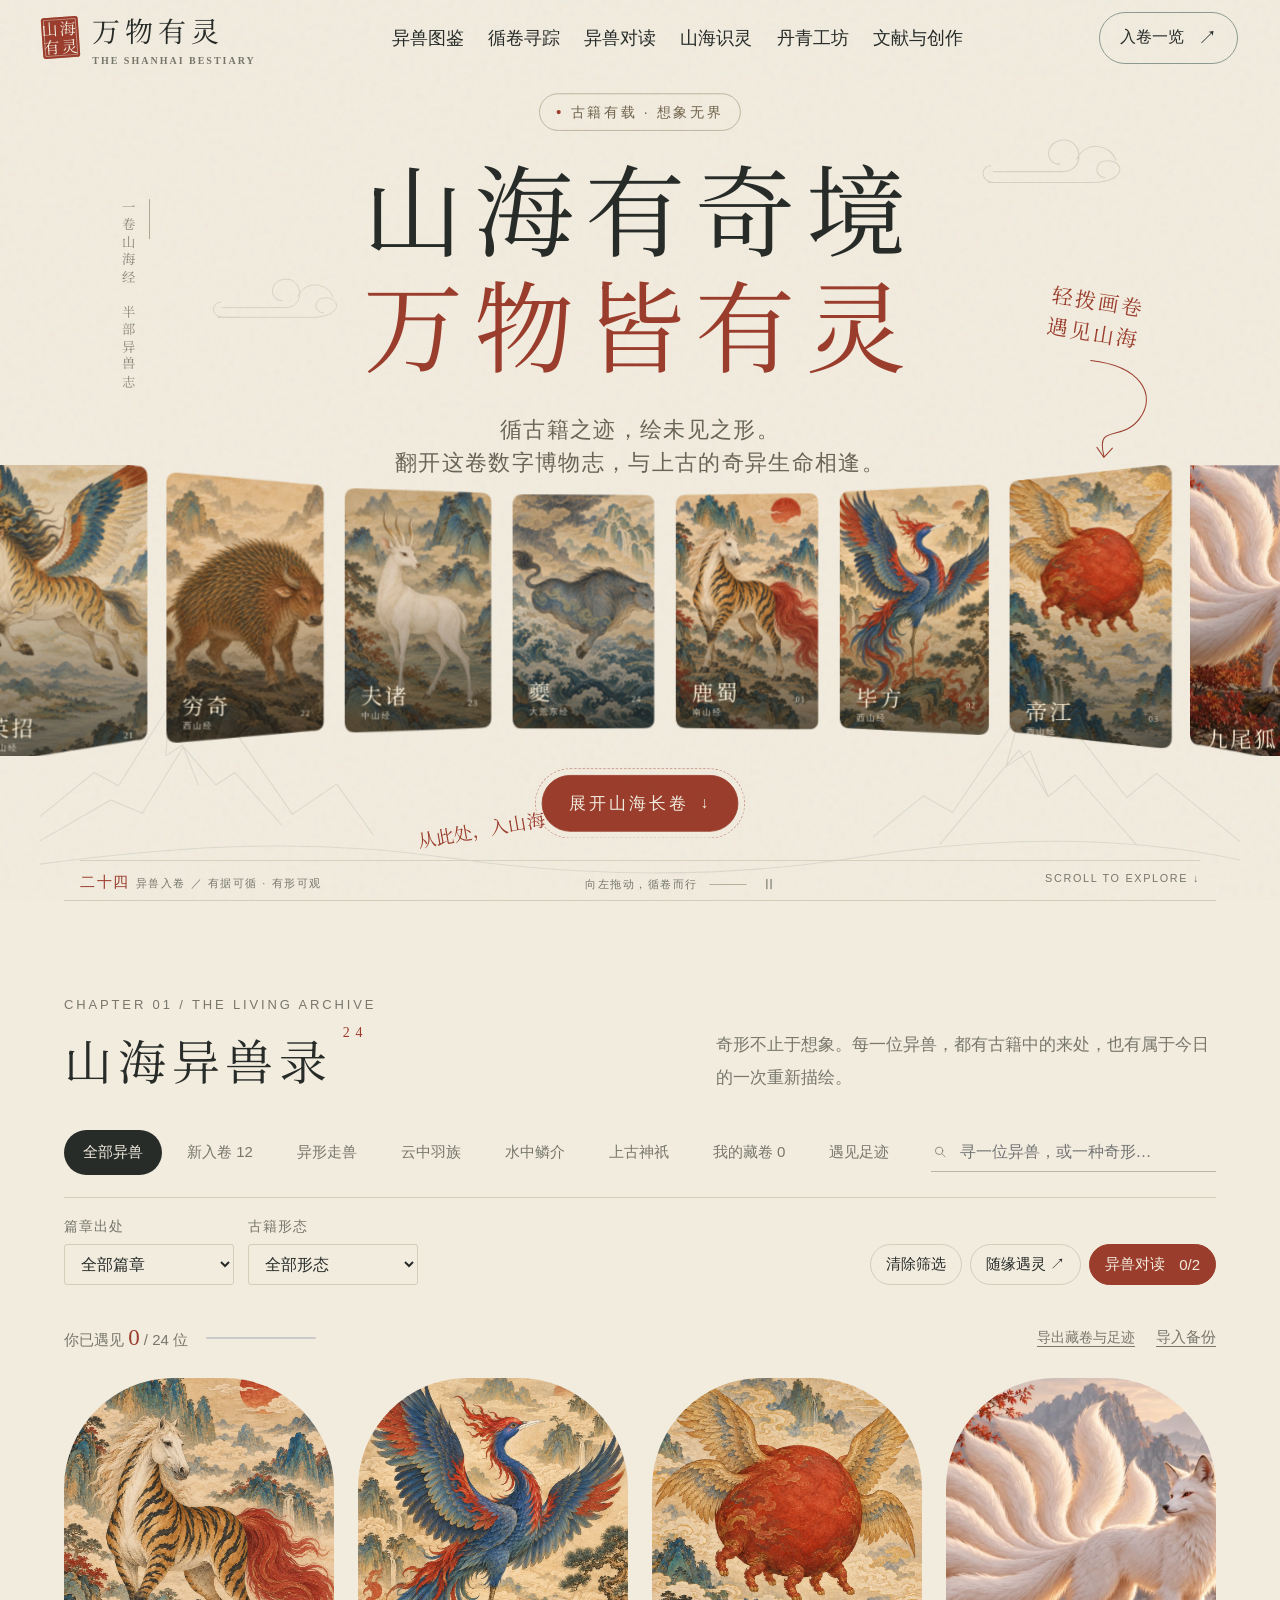
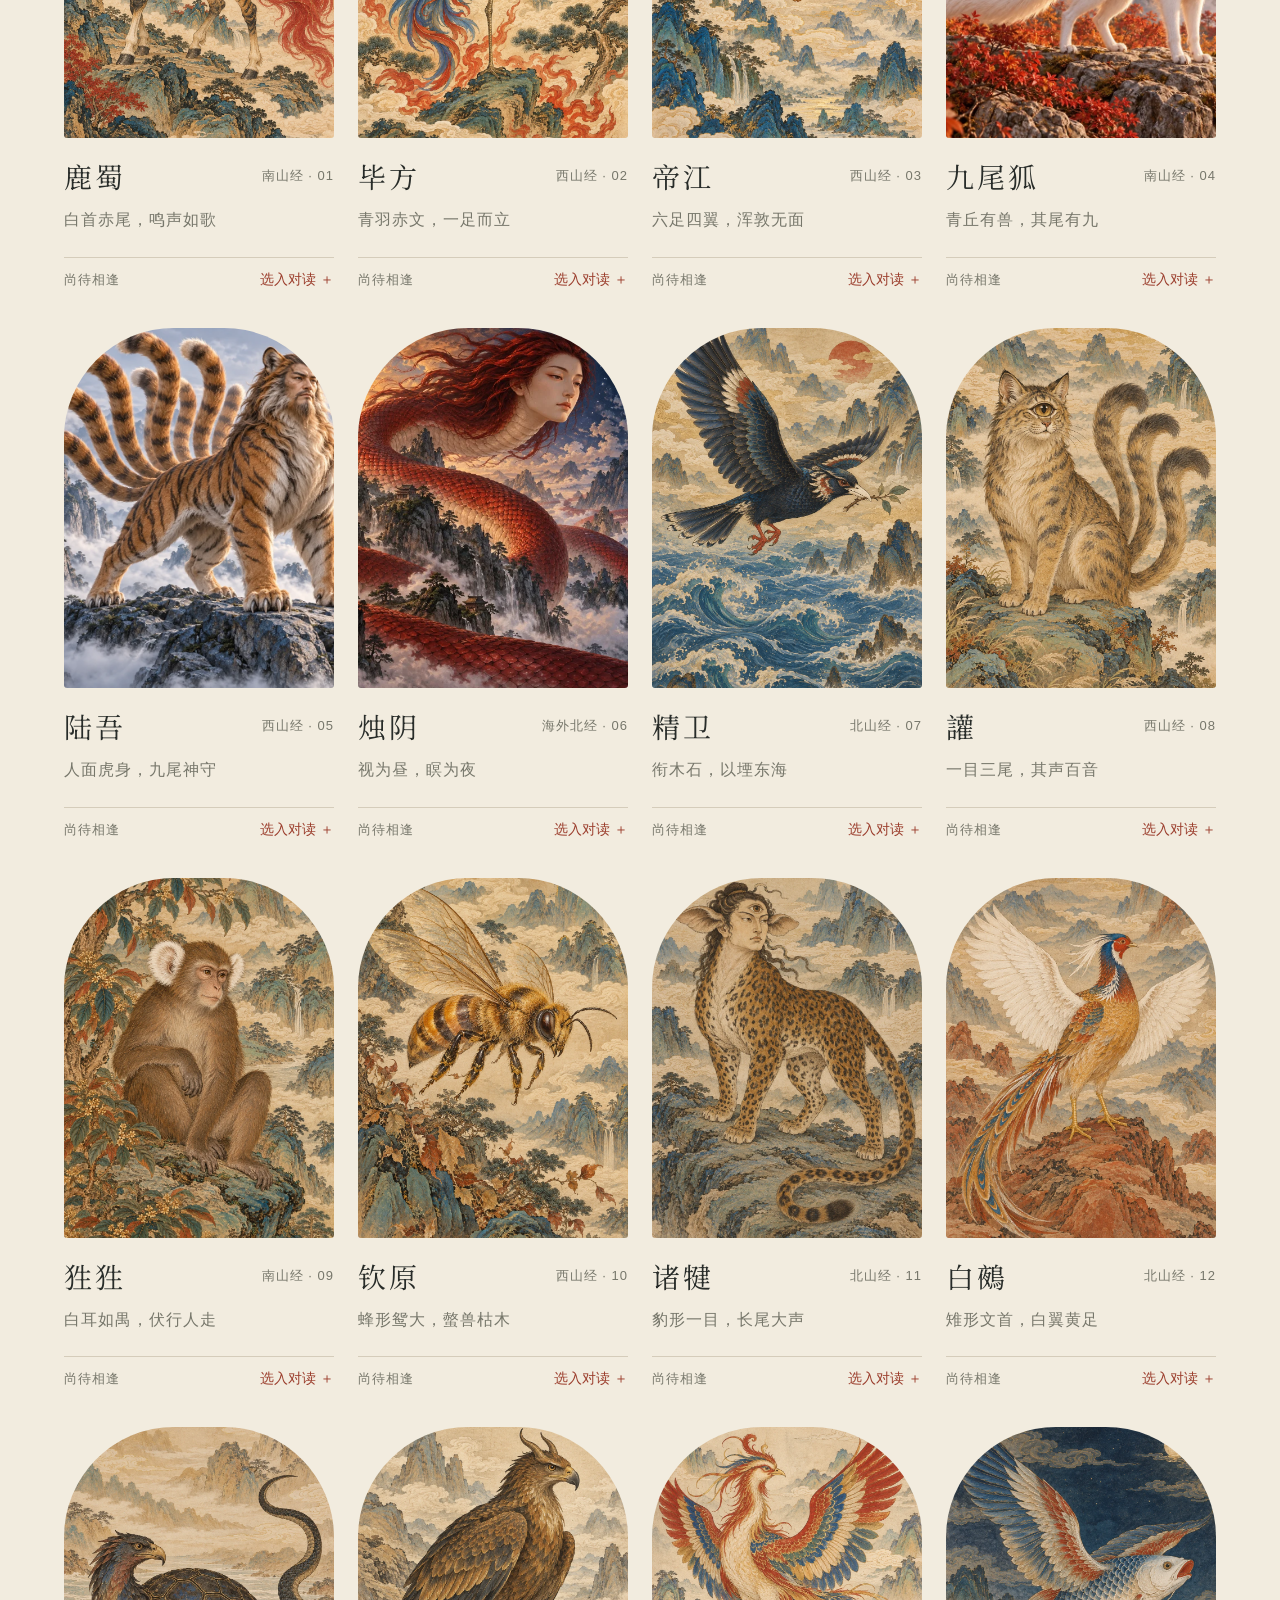
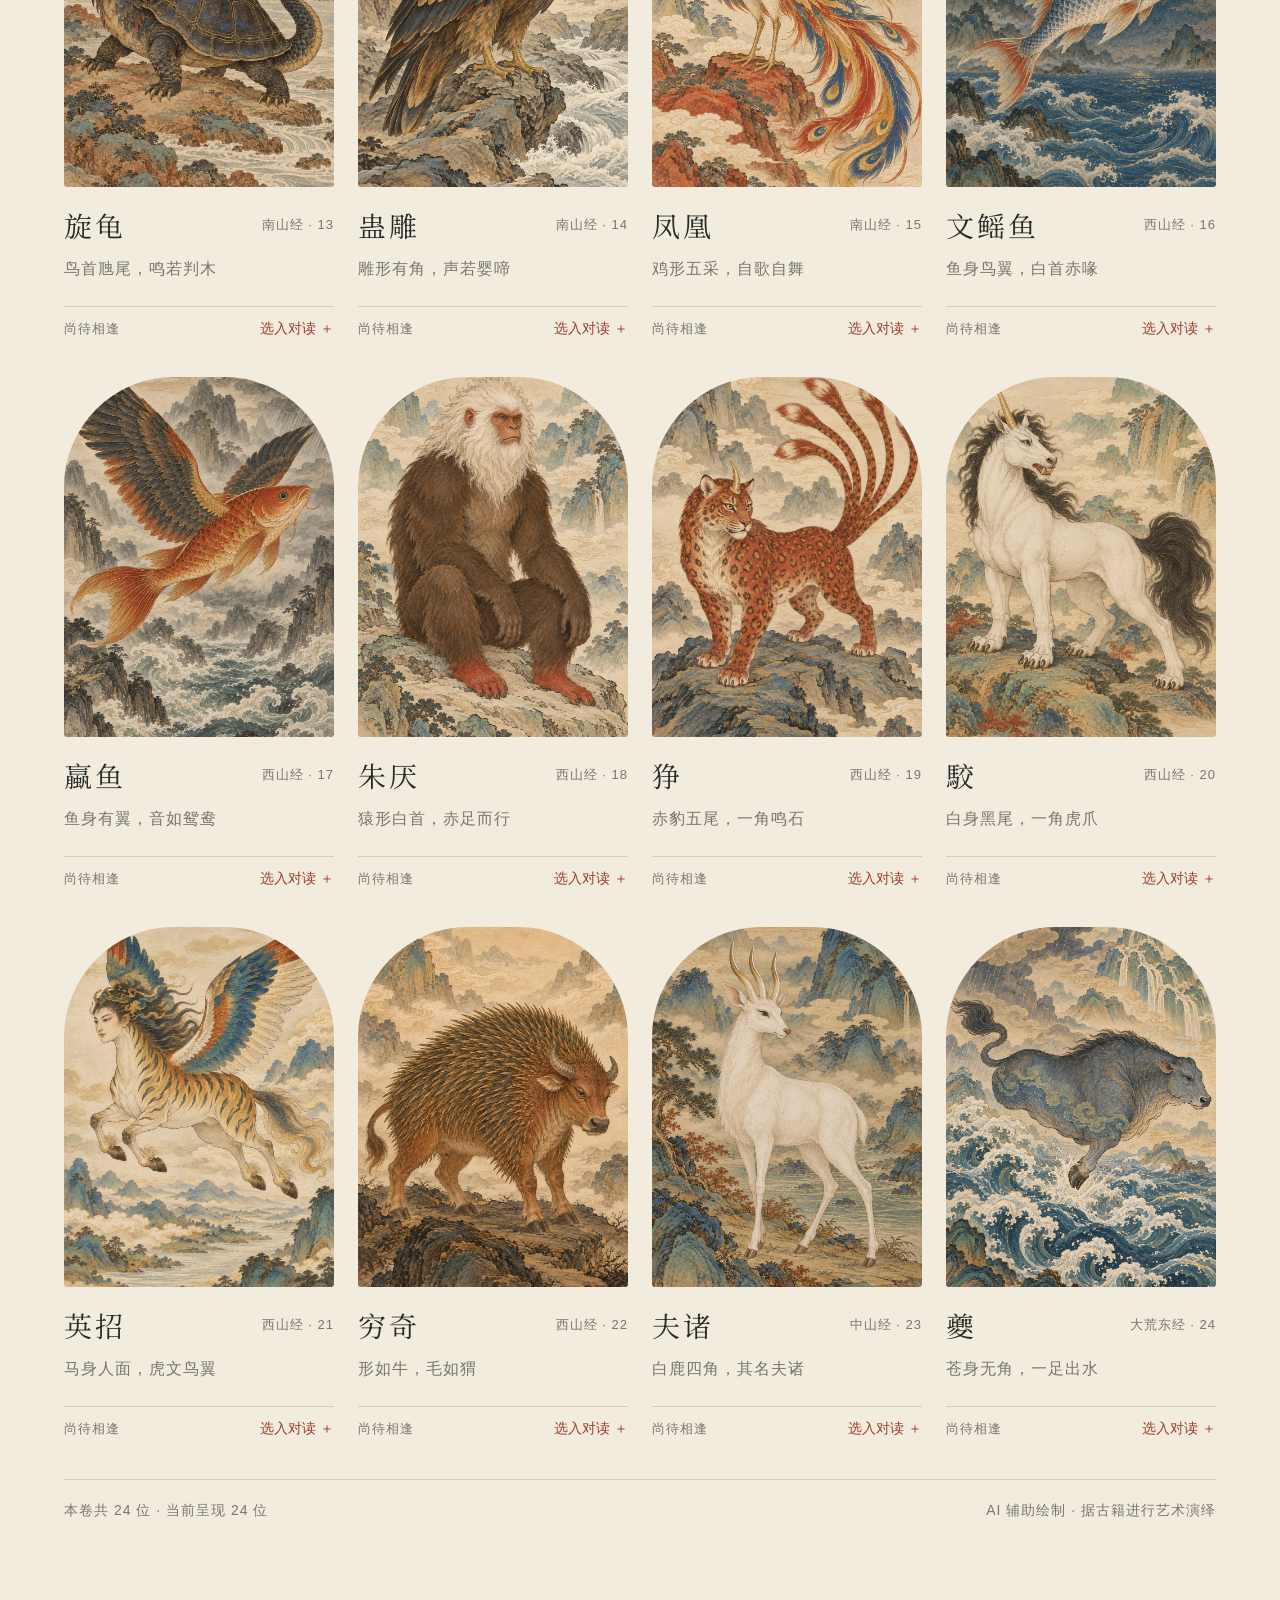
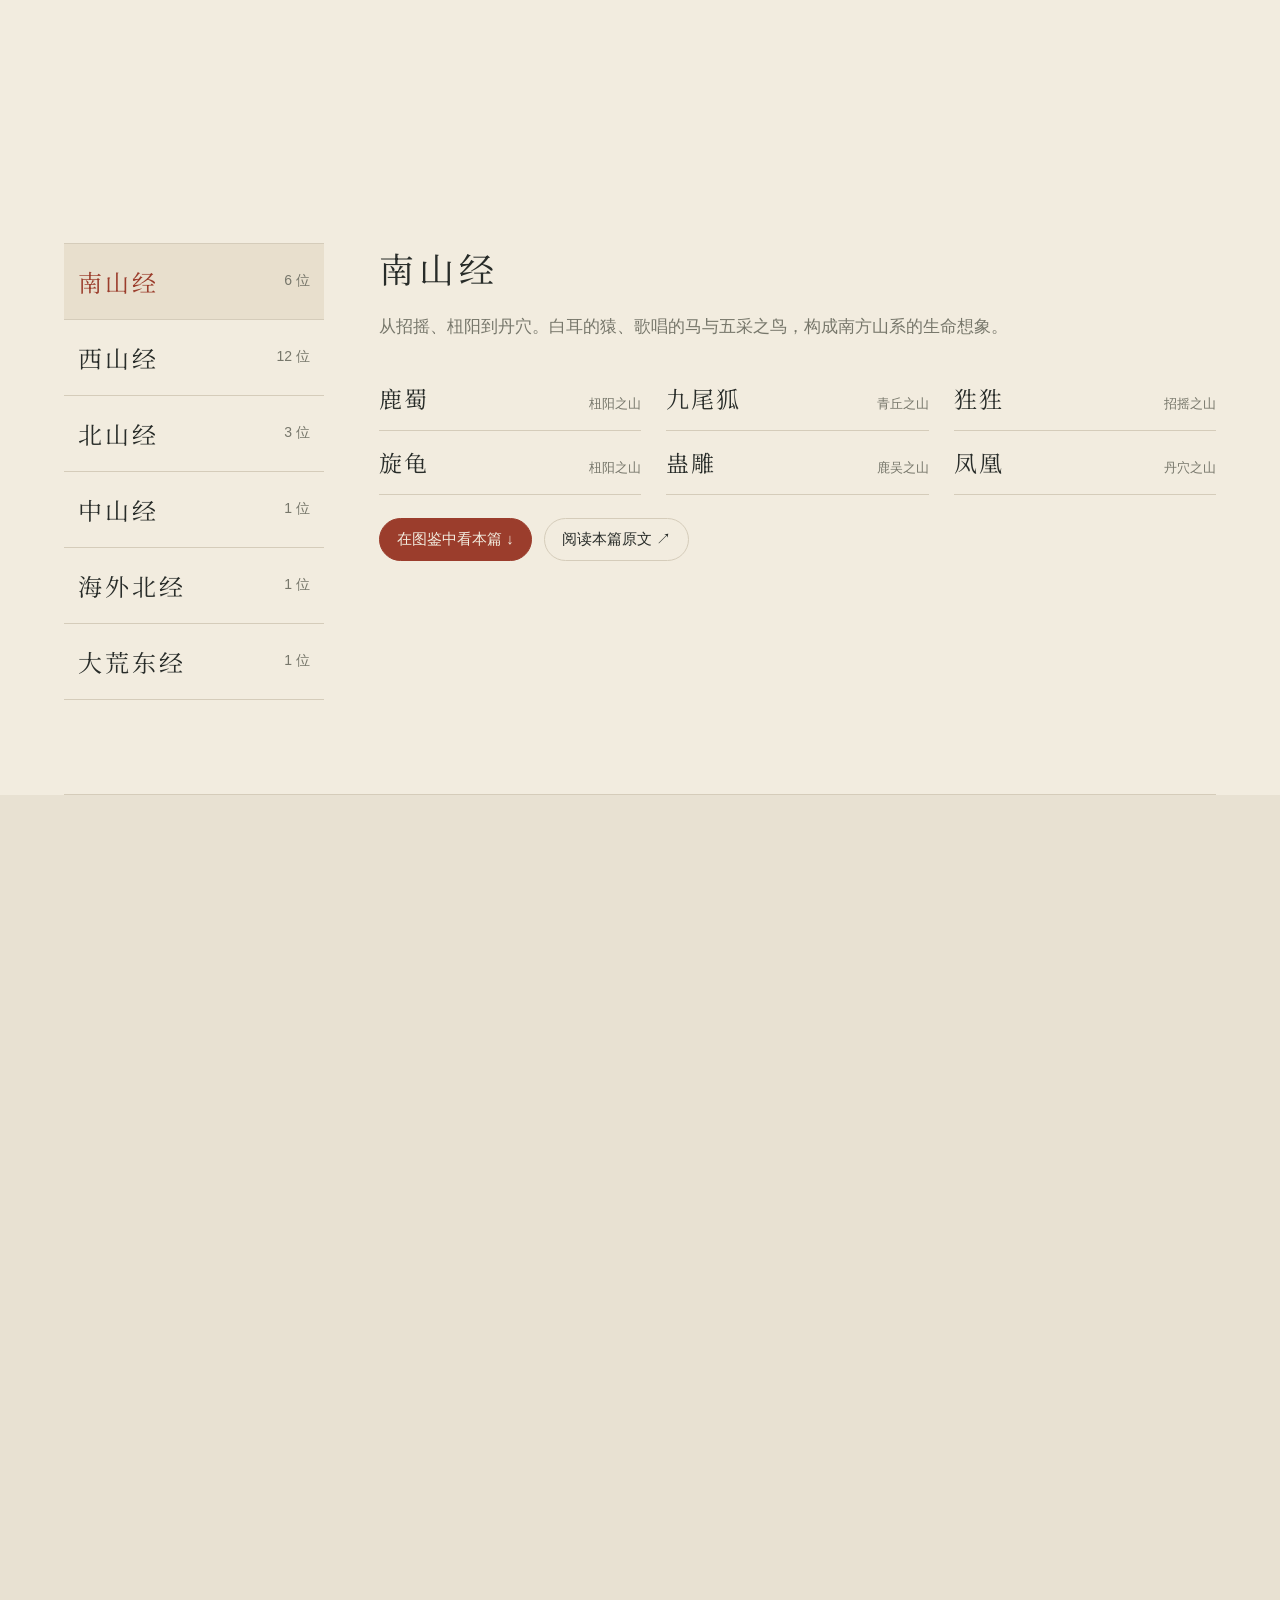
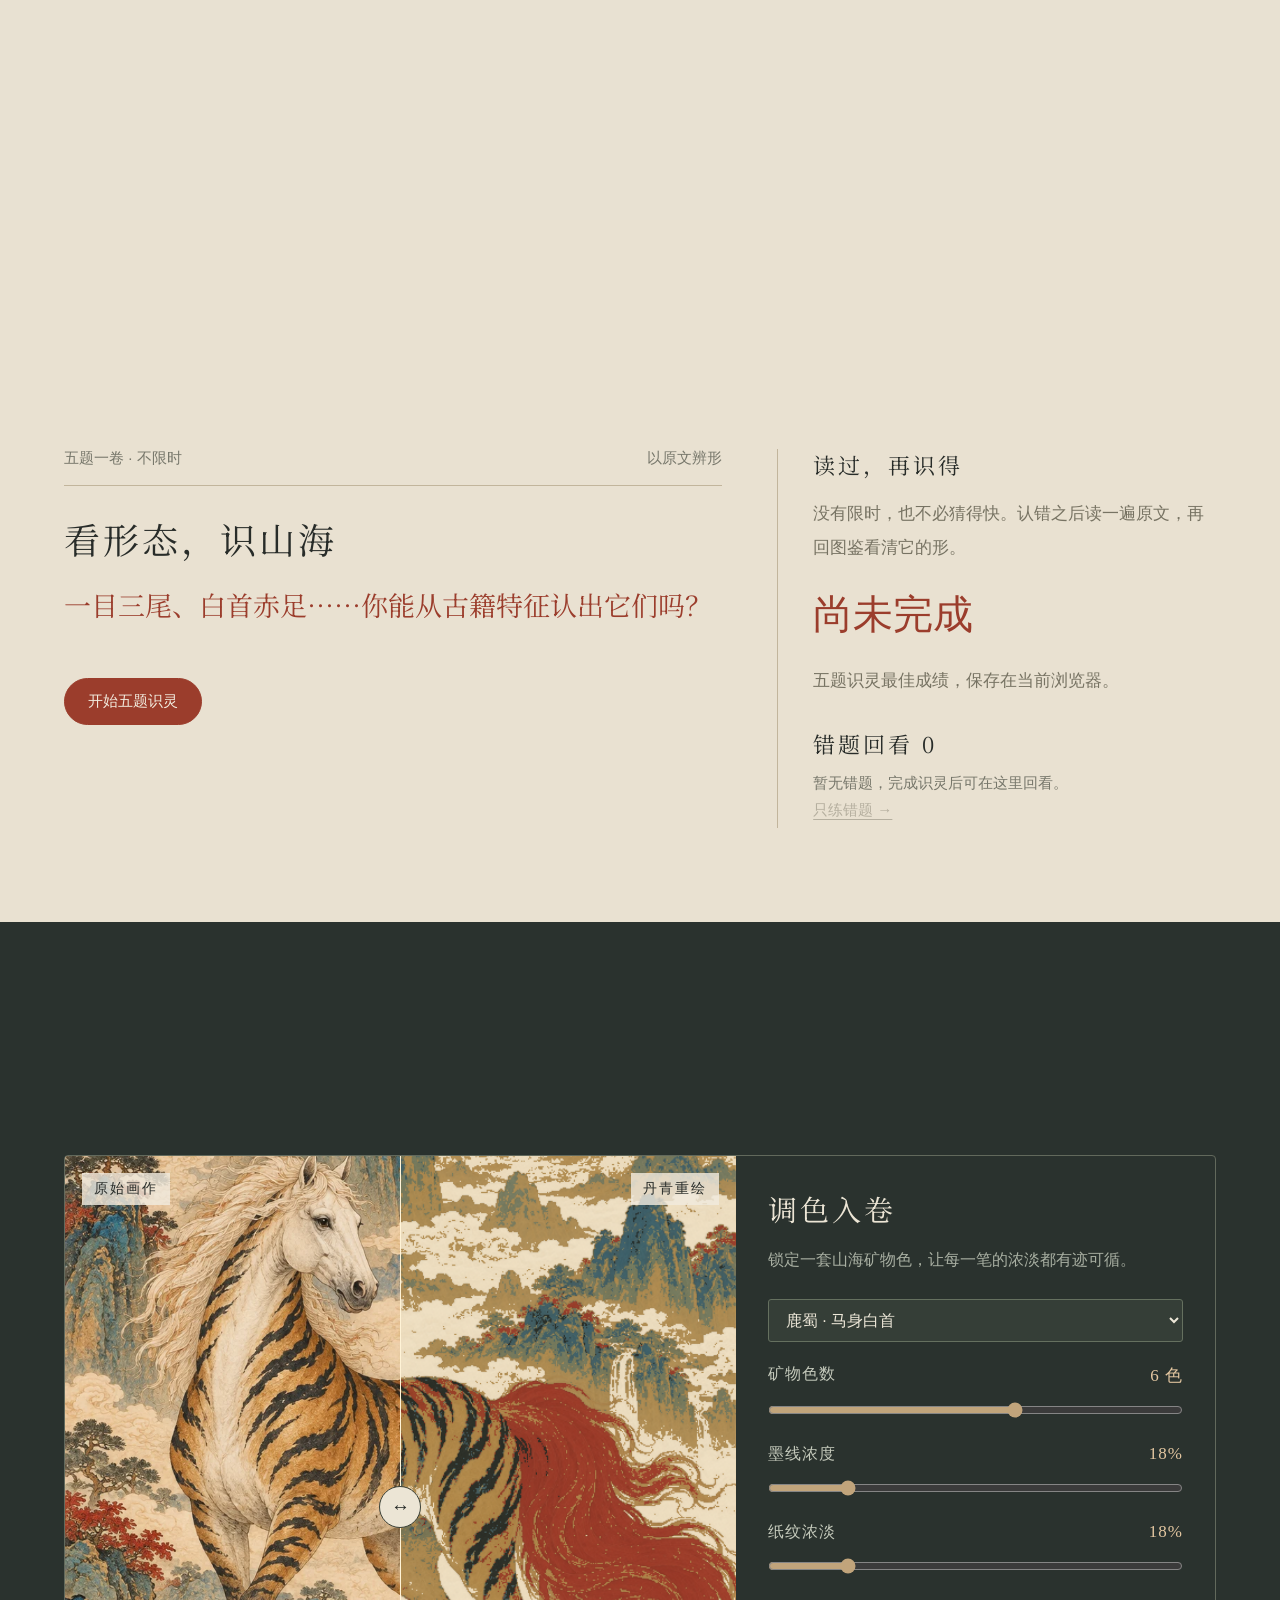
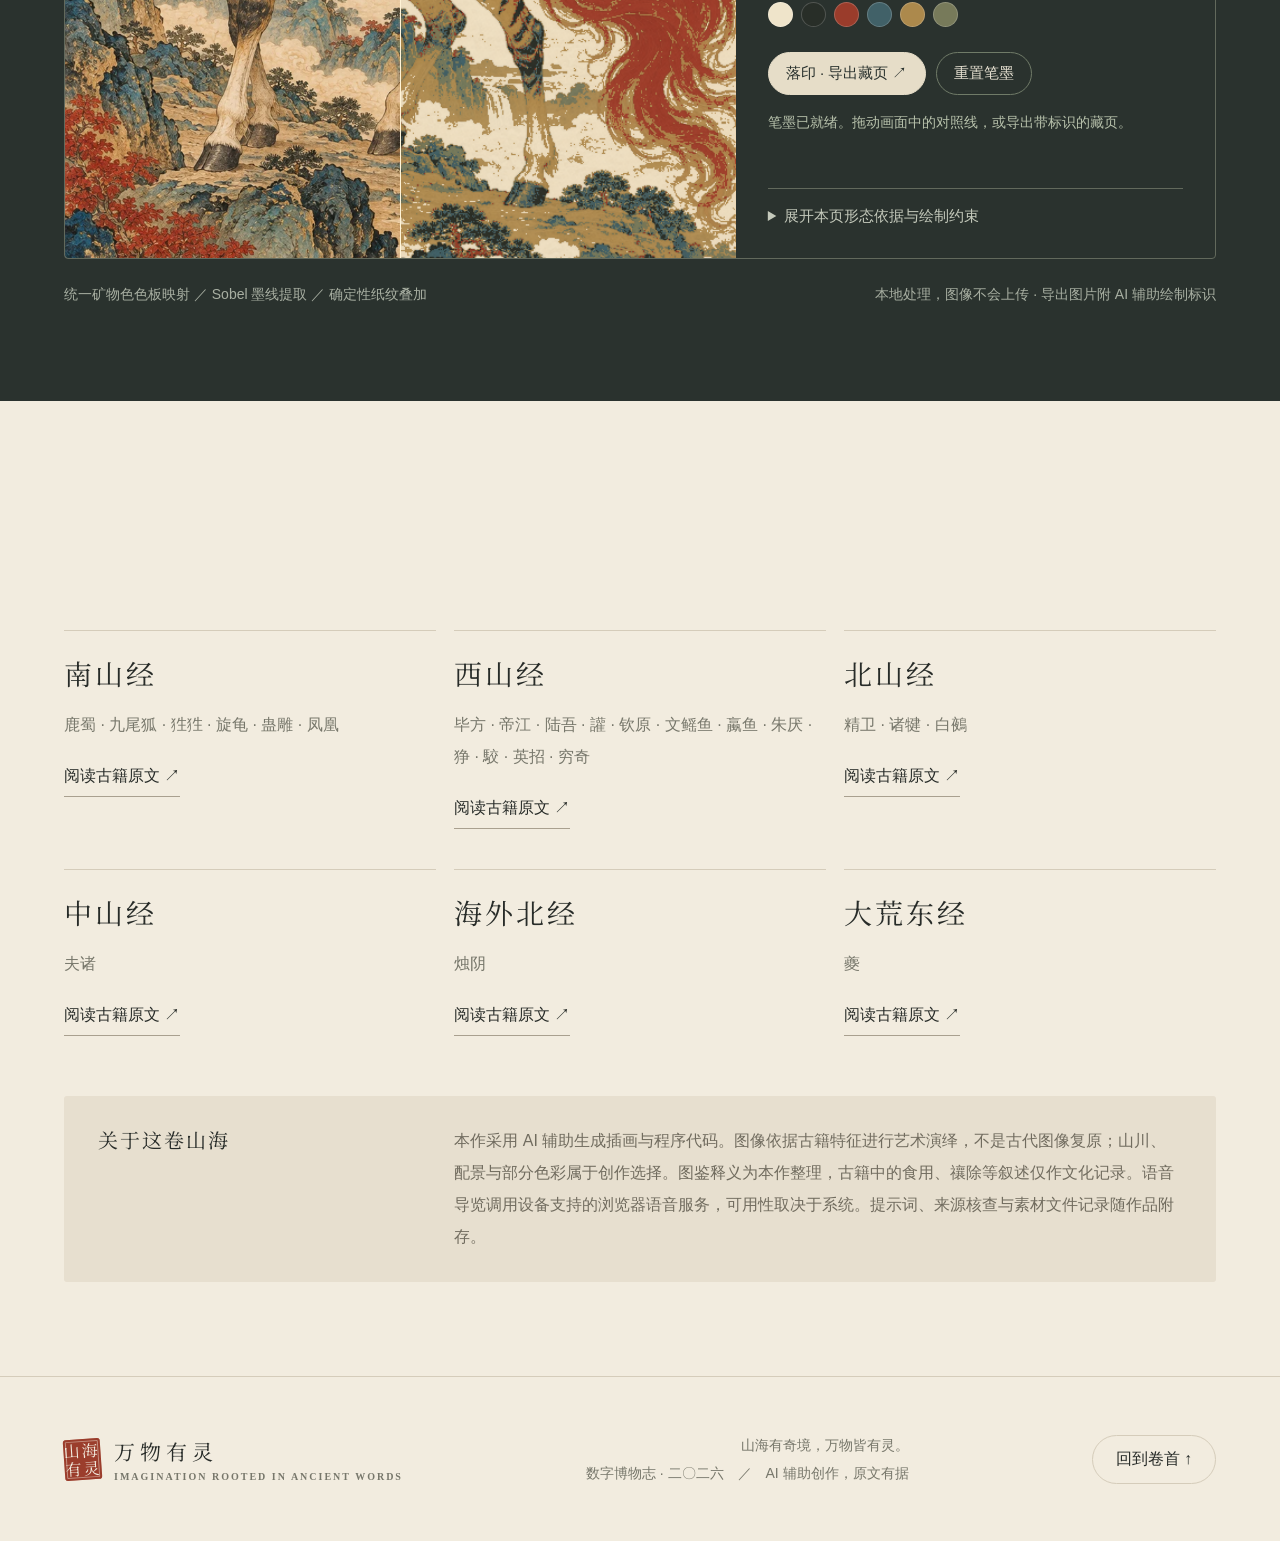
<file: index.html>
<!doctype html>
<html lang="zh-CN">
<head>
<meta charset="UTF-8"><meta name="viewport" content="width=device-width, initial-scale=1">
<meta name="description" content="翻开山海经，与二十四位上古异兽相逢。古籍考据、工笔重彩与可交互的数字博物志。">
<meta name="theme-color" content="#f2ecdf">
<title>万物有灵 · 山海异兽志</title>
<link rel="icon" href="data:image/svg+xml,%3Csvg xmlns='http://www.w3.org/2000/svg' viewBox='0 0 64 64'%3E%3Crect width='64' height='64' rx='12' fill='%239b3d2c'/%3E%3Ctext x='32' y='45' text-anchor='middle' font-size='42' fill='%23f2ecdf' font-family='serif'%3E山%3C/text%3E%3C/svg%3E">
<style>
@font-face{font-family:Shanhai;src:url('assets/fonts/shanhai-serif-v2.woff2') format('woff2');font-weight:400 900;font-display:swap}
:root{--paper:#f2ecdf;--paper2:#e8dfcc;--ink:#282c29;--muted:#77776b;--red:#9b3d2c;--blue:#45636a;--line:#d5ccba;--serif:Shanhai,'Noto Serif SC','STSong','SimSun',serif;--sans:'Microsoft YaHei','PingFang SC',sans-serif}
*{box-sizing:border-box}html{scroll-behavior:smooth;scroll-padding-top:30px}body{margin:0;background:var(--paper);color:var(--ink);font-family:var(--sans);-webkit-font-smoothing:antialiased}body::after{content:'';position:fixed;inset:0;z-index:100;pointer-events:none;opacity:.12;background-image:url("data:image/svg+xml,%3Csvg viewBox='0 0 180 180' xmlns='http://www.w3.org/2000/svg'%3E%3Cfilter id='n'%3E%3CfeTurbulence type='fractalNoise' baseFrequency='.78' numOctaves='3' stitchTiles='stitch'/%3E%3C/filter%3E%3Crect width='100%25' height='100%25' opacity='.42' filter='url(%23n)'/%3E%3C/svg%3E");mix-blend-mode:multiply}button,input,select{font:inherit}button,a{-webkit-tap-highlight-color:transparent}button{cursor:pointer}button{color:inherit}a{color:inherit;text-decoration:none}button:focus-visible,a:focus-visible,input:focus-visible,select:focus-visible{outline:2px solid var(--red);outline-offset:6px}button{border:0;background:none}svg{fill:none;stroke:currentColor;stroke-width:1.3;stroke-linecap:round;stroke-linejoin:round}.sr-only{position:absolute;width:1px;height:1px;overflow:hidden;clip:rect(0,0,0,0)}[hidden]{display:none!important}.serif{font-family:var(--serif)}.eyebrow{font-size:10px;letter-spacing:.22em;text-transform:uppercase;color:var(--muted)}.pill{display:inline-flex;align-items:center;justify-content:center;gap:14px;border:1px solid var(--line);border-radius:50px;padding:13px 23px;font-size:12px}.pill svg{width:17px;height:17px}.pill.primary{background:var(--red);border-color:var(--red);color:var(--paper)}.pill:hover{background:var(--paper2)}.pill.primary:hover{background:#7f2f22}.section{padding:94px max(5vw,24px);max-width:1600px;margin:auto}.section-head{display:flex;justify-content:space-between;gap:24px;align-items:flex-end;margin-bottom:36px}.section-head h2{font-family:var(--serif);font-weight:600;font-size:42px;margin:12px 0 0;letter-spacing:.12em}.section-head p{max-width:380px;font-size:13px;line-height:1.9;color:var(--muted);margin:0}.divider{height:1px;background:var(--line);margin:0 5vw}.arrow{font-family:Arial;font-size:19px}.seal{display:grid;place-content:center;background:var(--red);color:var(--paper);border-radius:3px;font-family:var(--serif);font-size:16px;width:37px;height:41px;line-height:1.1;letter-spacing:2px;transform:rotate(-4deg);box-shadow:inset 0 0 0 2px var(--red),inset 0 0 0 3px #f2ecdf75}.seal span{display:block}.hero-shell{position:relative;height:100svh;min-height:650px;max-height:1200px;overflow:hidden}.frame{--u:1px;position:absolute;width:1440px;height:1080px;top:50%;left:50%;transform:translate(-50%,-50%) scale(var(--scale,1));transform-origin:center;overflow:hidden}.topbar{position:absolute;top:30px;left:48px;right:48px;display:flex;align-items:center;justify-content:space-between;z-index:10}.brand{display:flex;align-items:center;gap:13px}.brand-text{font-family:var(--serif);font-weight:700;font-size:24px;letter-spacing:5px}.brand small{display:block;font-family:Georgia,serif;font-size:8px;letter-spacing:2px;margin-top:5px;color:var(--muted)}.topbar nav{display:flex;gap:35px;font-size:13px;align-items:center;margin-left:40px}.topbar nav a{position:relative;padding:12px 0}.topbar nav a::after{content:'';position:absolute;bottom:3px;left:0;width:0;height:1px;background:var(--red);transition:width .25s}.topbar nav a:hover::after{width:100%}.nav-cta{border-color:#8e9b91;font-size:12px;padding:10px 19px}.hero-label{position:absolute;top:147px;left:50%;transform:translateX(-50%);border:1px solid #b6ab96;border-radius:24px;padding:8px 16px;display:flex;align-items:center;gap:12px;font-size:11px;letter-spacing:3px;color:#71644d;white-space:nowrap}.hero-label::before{content:'';width:5px;height:5px;border-radius:50%;background:var(--red)}h1{position:absolute;left:0;right:0;top:211px;margin:0;font-family:var(--serif);font-weight:600;font-size:83px;line-height:1.2;letter-spacing:12px;text-align:center}h1 span{display:block}h1 .second{color:var(--red);margin-top:5px}.hero-copy{position:absolute;left:0;right:0;top:440px;text-align:center;font-size:14px;line-height:2;color:#797566;letter-spacing:2px}.hero-copy span{display:block}.vertical-note{position:absolute;left:115px;top:235px;writing-mode:vertical-rl;font-family:var(--serif);font-size:12px;letter-spacing:5px;color:#8e887b;line-height:2.2}.vertical-note::before{content:'';display:block;height:48px;width:1px;background:#a69a84;margin:0 0 15px 7px}.hero-side{position:absolute;right:150px;top:319px;transform:rotate(9deg);font-family:'KaiTi',var(--serif);font-size:21px;line-height:1.5;letter-spacing:3px;color:var(--red)}.note-arrow{position:absolute;right:105px;top:396px;width:120px;height:143px;color:var(--red)}.cloud{position:absolute;opacity:.25;color:#908772;width:180px;height:80px;pointer-events:none}.cloud-a{left:203px;top:321px}.cloud-b{right:104px;top:157px;width:220px}.mountain{position:absolute;width:1440px;height:280px;left:0;top:770px;opacity:.16;color:#6f7e75;pointer-events:none}.hero-carousel{position:absolute;inset:500px 0 195px;touch-action:pan-y;cursor:grab;user-select:none;z-index:3;outline-offset:-8px;overflow:hidden}.hero-carousel.dragging{cursor:grabbing}.scroll-card{position:absolute;left:0;top:0;overflow:hidden;padding:0;text-align:left;will-change:transform;width:170px;height:400px;background:#d3c3a6;isolation:isolate;cursor:inherit}.scroll-card img{position:absolute;inset:0;width:100%;height:100%;object-fit:cover;pointer-events:none;animation:drift 11s ease-in-out infinite alternate}.scroll-card::after{content:'';position:absolute;inset:45% 0 0;background:linear-gradient(transparent,#191c18a6);z-index:1;pointer-events:none}.scroll-card .name{position:absolute;z-index:2;left:19px;bottom:27px;font-family:var(--serif);font-size:23px;letter-spacing:3px;color:#fff4db}.scroll-card .card-index{position:absolute;z-index:2;right:16px;bottom:30px;color:#eee2ca;font:10px Georgia,serif;letter-spacing:1px}.scroll-card .card-chapter{position:absolute;z-index:2;left:20px;bottom:13px;color:#e1d9c8;font-size:8px;letter-spacing:2px}.hero-actions{position:absolute;left:0;right:0;top:903px;display:flex;align-items:center;justify-content:center;gap:24px;z-index:4}.cta-ring{padding:7px;border:1px dashed #9b3d2c80;border-radius:48px}.hero-actions .pill{font-size:14px;padding:18px 29px;letter-spacing:3px}.tiny-note{position:absolute;left:495px;top:955px;font-family:'KaiTi',var(--serif);font-size:18px;color:var(--red);transform:rotate(-10deg)}.hero-footer{position:absolute;left:48px;right:48px;top:1020px;border-top:1px solid var(--line);padding-top:17px;display:flex;justify-content:space-between;font-size:10px;letter-spacing:2px;color:var(--muted)}.hero-footer b{font:14px Georgia;color:var(--red);margin-right:7px}.carousel-control{display:flex;align-items:center;gap:13px}.carousel-control button{font-size:12px;padding:4px 6px}.mini-line{width:45px;height:1px;background:#aea792}.gallery-intro{display:flex;gap:14px;align-items:center}.chapter-label{color:var(--red);letter-spacing:3px;font-size:11px}.filters{display:flex;align-items:center;justify-content:space-between;gap:20px;margin:34px 0 30px;flex-wrap:wrap}.filter-chips{display:flex;gap:6px;flex-wrap:wrap}.chip{padding:10px 18px;border-radius:32px;font-size:12px;border:1px solid transparent;color:var(--muted)}.chip.active{color:var(--paper);background:var(--ink)}.chip:hover{border-color:var(--line)}.searchbox{display:flex;gap:10px;align-items:center;border-bottom:1px solid #bcb4a5;min-width:235px;padding:9px 2px}.searchbox svg{width:16px;height:16px;color:var(--muted)}.searchbox input{outline:none;border:0;background:none;font-size:12px;max-width:250px;width:100%;color:var(--ink)}.gallery-grid{display:grid;grid-template-columns:repeat(4,1fr);gap:36px 24px}.creature-card{display:block;width:100%;text-align:left;padding:0}.art-window{position:relative;aspect-ratio:3/4;overflow:hidden;background:#ded2bd;border-radius:110px 110px 3px 3px}.art-window img{width:100%;height:100%;object-fit:cover;transition:transform .7s ease;display:block}.creature-card:hover img{transform:scale(1.06)}.art-window .open{position:absolute;right:14px;bottom:14px;display:grid;place-content:center;width:34px;height:34px;border-radius:50%;background:#f2ecdfd9;opacity:0;transform:translateY(10px);transition:.3s}.creature-card:hover .open,.creature-card:focus-visible .open{opacity:1;transform:none}.card-meta{display:flex;align-items:center;justify-content:space-between;margin-top:18px}.card-meta h3{font-family:var(--serif);font-size:23px;letter-spacing:3px;font-weight:600;margin:0}.card-meta small{font-size:9px;letter-spacing:1px;color:var(--muted)}.creature-card p{font-size:11px;letter-spacing:1px;color:var(--muted);margin:10px 0}.gallery-bottom{display:flex;align-items:center;justify-content:space-between;margin-top:38px;border-top:1px solid var(--line);padding-top:22px;color:var(--muted);font-size:10px;letter-spacing:1px}.empty{grid-column:1/-1;padding:80px;text-align:center;color:var(--muted);line-height:2}.story-section{background:#e8e1d2;position:relative}.story-inner{display:grid;grid-template-columns:1fr 1.1fr;gap:9%;align-items:center}.story-art{position:relative;aspect-ratio:1.05;overflow:hidden;border-radius:50% 50% 2px 2px}.story-art img{width:100%;height:100%;object-fit:cover}.story-heading{font-family:var(--serif);font-size:44px;line-height:1.5;font-weight:600;letter-spacing:5px;margin:18px 0 24px}.story-copy{font-size:13px;line-height:2.2;color:#727062;margin:0 0 26px}.story-quote{font-family:var(--serif);font-size:19px;color:var(--red);border-left:2px solid var(--red);padding-left:20px;line-height:1.8;letter-spacing:2px}.story-quote cite{display:block;font-family:var(--sans);font-size:10px;font-style:normal;letter-spacing:1px;color:var(--muted);margin-top:12px}.notes-grid{display:grid;grid-template-columns:repeat(3,1fr);gap:34px;margin-top:50px}.research-note{border-top:1px solid #aca28b;padding-top:21px}.research-note b{font:italic 28px Georgia;color:var(--red)}.research-note h3{font:600 18px var(--serif);letter-spacing:2px;margin:14px 0}.research-note p{font-size:12px;line-height:2;color:#727062;margin:0}.atelier{background:#2a322e;color:#ece5d5}.atelier .eyebrow,.atelier .section-head p{color:#a8afa2}.atelier .section-head{margin-bottom:40px}.workbench{display:grid;grid-template-columns:1.4fr 1fr;border:1px solid #62695c;border-radius:4px;overflow:hidden}.compare{position:relative;min-height:520px;background:#d5c5a8;overflow:hidden}.compare img,.compare canvas{position:absolute;inset:0;width:100%;height:100%;object-fit:cover}.compare canvas{clip-path:inset(0 0 0 var(--split,50%))}.compare-line{position:absolute;left:var(--split,50%);top:0;bottom:0;width:1px;background:#fff3d6;pointer-events:none}.compare-handle{position:absolute;top:50%;left:var(--split,50%);transform:translate(-50%,-50%);background:#ece5d5;border:1px solid #3a4138;width:42px;height:42px;border-radius:50%;color:var(--ink);display:grid;place-content:center;font-size:19px;pointer-events:none}.compare-range{position:absolute;inset:0;opacity:0;width:100%;height:100%;cursor:ew-resize;margin:0;z-index:2}.compare-tag{position:absolute;top:17px;font-size:10px;letter-spacing:2px;padding:7px 12px;background:#f2ecdfce;color:var(--ink);z-index:1;pointer-events:none}.compare-tag.left{left:17px}.compare-tag.right{right:17px}.work-controls{padding:32px}.work-controls h3{font:600 24px var(--serif);letter-spacing:3px;margin:0 0 10px}.work-controls>p{font-size:11px;line-height:1.9;color:#a8afa2;margin-bottom:24px}.work-controls select{width:100%;background:#353e37;color:#ede7d8;border:1px solid #65705f;padding:11px 13px;border-radius:3px;font-size:12px}.slider-group{margin-top:22px}.slider-group label{display:flex;justify-content:space-between;color:#c4c9bb;font-size:12px;letter-spacing:1px}.slider-group output{font:13px Georgia;color:#e4c7a1}.slider-group input{width:100%;accent-color:#c1a47b;margin:15px 0 0}.swatches{display:flex;gap:8px;margin-top:24px}.swatches i{display:block;width:25px;height:25px;border:1px solid #ffffff30;border-radius:50%}.work-actions{display:flex;gap:10px;flex-wrap:wrap;margin-top:25px}.work-actions .pill{border-color:#707b68;color:#e7e1d2;padding:11px 17px;font-size:11px}.work-actions .pill:hover{background:#495343}.work-actions .primary{background:#e6ddc8;color:#2a322e;border-color:#e6ddc8}.process-status{font-size:10px;color:#b8c2ac;line-height:1.8;min-height:36px;margin-top:15px}.process-status.error{color:#f0ae91}.prompt-details{border-top:1px solid #62695c;margin-top:28px;padding-top:18px}.prompt-details summary{font-size:11px;color:#c4c9bb;cursor:pointer}.prompt-details pre{white-space:pre-wrap;font:11px/1.9 var(--sans);max-height:170px;overflow:auto;color:#c4c9bb}.atelier-foot{display:flex;gap:22px;justify-content:space-between;margin-top:23px;font-size:10px;line-height:1.8;color:#a8afa2}.sources-grid{display:grid;grid-template-columns:repeat(4,1fr);gap:18px}.source-card{border-top:1px solid var(--line);padding:22px 0}.source-card h3{font:600 23px var(--serif);letter-spacing:3px;margin:0 0 12px}.source-card p{font-size:11px;line-height:2;color:var(--muted)}.source-card a{font-size:11px;display:inline-flex;gap:14px;border-bottom:1px solid #a9a08f;padding:9px 0}.disclosure{background:#e7dfcf;border-radius:3px;display:grid;grid-template-columns:1fr 2.3fr;gap:40px;padding:29px 34px;margin-top:38px;align-items:start}.disclosure h3{font:600 20px var(--serif);letter-spacing:2px;margin:0}.disclosure p{font-size:11px;line-height:2;margin:0;color:#716c5f}.page-footer{padding:40px max(5vw,24px);display:flex;justify-content:space-between;gap:25px;align-items:center;border-top:1px solid var(--line)}.page-footer p{font-size:10px;line-height:2;color:var(--muted);text-align:right}.page-footer .brand-text{font-size:21px}.modal{border:0;background:var(--paper);padding:0;max-width:1080px;width:calc(100% - 60px);max-height:90svh;color:var(--ink);overflow:auto;border-radius:5px}.modal::backdrop{background:#18231dbd;backdrop-filter:blur(8px)}.modal-layout{display:grid;grid-template-columns:1fr 1fr;min-height:610px}.modal-visual{position:relative;min-height:500px;background:var(--paper2);overflow:hidden;display:flex;align-items:center;justify-content:center;perspective:1200px;cursor:grab;touch-action:pan-y}.modal-visual img{width:100%;height:100%;max-height:720px;object-fit:cover;transform:rotateY(var(--turn,0deg));transition:transform .1s linear}.modal-visual small{position:absolute;bottom:15px;left:0;right:0;text-align:center;font-size:9px;letter-spacing:2px;background:#f2ecdfb3;padding:7px}.modal-copy{padding:46px 35px}.modal-close{position:absolute;right:15px;top:12px;z-index:5;width:32px;height:32px;background:#f2ecdfdd;border-radius:50%;font-size:23px}.modal-title-row{display:flex;justify-content:space-between;gap:18px;align-items:center}.modal h2{font:600 48px var(--serif);letter-spacing:7px;margin:20px 0 4px}.modal .pronunciation{font:italic 13px Georgia;color:var(--muted);margin:0 0 24px}.modal blockquote{font:18px/1.9 var(--serif);color:var(--red);margin:22px 0;border-left:1px solid var(--red);padding-left:16px}.modal-description{font-size:12px;line-height:2.1;color:#6c6e63}.feature-tags{display:flex;gap:7px;flex-wrap:wrap;margin:23px 0}.feature-tags span{font-size:10px;padding:6px 9px;border:1px solid var(--line);border-radius:3px;color:#727162}.source-link{font-size:10px;color:var(--red);text-decoration:underline;text-underline-offset:4px}.concept{font-size:10px;line-height:1.9;color:var(--muted);border-top:1px solid var(--line);padding-top:17px;margin-top:25px}.modal-actions{display:flex;gap:9px;margin-top:24px;flex-wrap:wrap}.modal-actions .pill{font-size:10px;padding:10px 15px}.modal-nav{display:flex;justify-content:space-between;margin-top:27px;border-top:1px solid var(--line);padding-top:16px;font-size:11px}.toast{position:fixed;bottom:25px;left:50%;transform:translate(-50%,20px);background:var(--ink);color:var(--paper);font-size:12px;padding:14px 23px;border-radius:5px;opacity:0;transition:.25s;pointer-events:none;z-index:110;max-width:90vw}.toast.show{opacity:1;transform:translate(-50%,0)}.reveal{opacity:0;transform:translateY(22px);transition:opacity .8s,transform .8s}.reveal.visible{opacity:1;transform:none}@keyframes drift{from{transform:scale(1.015) translateY(1%)}to{transform:scale(1.08) translateY(-1%)}}
@media(min-width:821px) and (max-aspect-ratio:4/3){.hero-shell{height:calc(100vw * .75);min-height:650px}}
@media(max-width:1100px){.gallery-grid{grid-template-columns:repeat(3,1fr)}.story-inner{gap:5%}.story-heading{font-size:35px}.work-controls{padding:24px}.sources-grid{grid-template-columns:repeat(2,1fr)}}
@media(max-width:820px){.hero-shell{height:850px;min-height:0;max-height:none}.frame{position:relative;width:100%;height:850px;top:0;left:0;transform:none;overflow:hidden}.topbar{top:21px;left:22px;right:22px}.brand-text{font-size:20px;letter-spacing:3px}.brand small{font-size:7px;letter-spacing:1px}.seal{width:30px;height:35px;font-size:13px}.topbar nav{display:none}.nav-cta{font-size:10px;padding:9px 14px}.hero-label{top:130px;font-size:9px;letter-spacing:2px;padding:7px 12px}h1{top:184px;font-size:clamp(38px,7.5vw,56px);letter-spacing:6px;line-height:1.35}h1 .second{margin-top:1px}.hero-copy{top:346px;font-size:11px;letter-spacing:1px;line-height:1.9;padding:0 24px}.vertical-note{display:none}.hero-side{right:27px;top:388px;font-size:15px;letter-spacing:2px}.note-arrow{right:10px;top:428px;width:60px;height:80px}.cloud-a{left:4px;top:240px;width:90px}.cloud-b{right:-30px;top:112px;width:130px}.hero-carousel{inset:438px 0 auto;height:255px}.hero-actions{top:725px}.hero-actions .pill{padding:15px 26px;font-size:12px}.tiny-note{left:calc(50% - 140px);top:770px;font-size:14px}.hero-footer{top:820px;left:22px;right:22px;font-size:8px;padding-top:10px;letter-spacing:1px}.hero-footer>span{max-width:60%}.hero-footer .desktop-only{display:none}.mountain{top:630px;width:100%;height:140px}.section{padding:64px 24px}.section-head{display:block}.section-head h2{font-size:33px}.section-head p{margin-top:20px;font-size:12px}.gallery-grid{grid-template-columns:repeat(2,1fr);gap:25px 16px}.card-meta h3{font-size:22px}.card-meta small{font-size:8px}.creature-card p{font-size:9px;line-height:1.7}.art-window{border-radius:75px 75px 2px 2px}.filter-chips{gap:1px}.chip{padding:8px 12px;font-size:11px}.searchbox{width:100%;min-width:0;margin-top:3px}.filters{gap:14px}.gallery-bottom{font-size:9px;line-height:1.8;gap:20px}.story-inner{grid-template-columns:1fr;gap:30px}.story-art{max-height:440px;aspect-ratio:1.2}.story-heading{font-size:34px}.notes-grid{grid-template-columns:1fr;gap:26px;margin-top:34px}.research-note{display:grid;grid-template-columns:35px 1fr;gap:4px 15px}.research-note h3{margin:3px 0 10px}.research-note p{grid-column:2}.workbench{grid-template-columns:1fr}.compare{min-height:410px}.work-controls{padding:28px}.atelier-foot{display:block;font-size:9px}.atelier-foot span{display:block;margin-top:10px}.disclosure{grid-template-columns:1fr;gap:16px;padding:25px}.sources-grid{gap:12px}.source-card h3{font-size:20px}.page-footer{align-items:flex-start;flex-direction:column}.page-footer p{text-align:left;margin:0}.modal{width:calc(100% - 24px);max-height:94svh}.modal-layout{grid-template-columns:1fr}.modal-visual{min-height:330px;max-height:420px}.modal-visual img{max-height:420px;object-position:center 40%}.modal-copy{padding:28px 24px}.modal h2{font-size:40px}.modal blockquote{font-size:17px}.modal-close{position:fixed;right:24px;top:4svh}}
@media(prefers-reduced-motion:reduce){html{scroll-behavior:auto}*,*::before,*::after{animation:none!important;transition:none!important}.reveal{opacity:1;transform:none}}
.archive-controls{display:flex;gap:14px;align-items:end;flex-wrap:wrap;padding:20px 0 25px;border-top:1px solid var(--line);margin-top:-8px}.archive-controls label{display:flex;flex-direction:column;gap:8px;font-size:10px;letter-spacing:1px;color:var(--muted)}.archive-controls select{background:transparent;border:1px solid var(--line);border-radius:3px;padding:10px 28px 10px 12px;font-size:12px;color:var(--ink);min-width:170px}.archive-actions{display:flex;gap:8px;flex-wrap:wrap;margin-left:auto}.archive-actions .pill{padding:10px 15px;font-size:11px}.reading-line{display:flex;align-items:center;gap:18px;flex-wrap:wrap;padding:15px 0 27px;font-size:11px;color:var(--muted)}.reading-line strong{font:23px Georgia;color:var(--red)}.reading-line meter{width:110px;height:5px;accent-color:var(--red)}.backup-actions{display:flex;gap:15px;margin-left:auto}.backup-actions button{text-decoration:underline;text-underline-offset:4px;font-size:10px;color:var(--muted)}.card-foot{display:flex;align-items:center;justify-content:space-between;border-top:1px solid var(--line);padding-top:10px;margin-top:12px;font-size:9px;letter-spacing:1px;color:var(--muted)}.card-foot button{font-size:10px;color:var(--red);padding:3px 0}.card-foot button[aria-pressed=true]{font-weight:bold}.encountered{color:var(--blue)}.atlas-layout{display:grid;grid-template-columns:260px 1fr;gap:55px}.chapter-tabs{display:flex;flex-direction:column;gap:0;border-top:1px solid var(--line)}.chapter-tabs button{display:flex;justify-content:space-between;text-align:left;align-items:center;gap:12px;padding:20px 14px;border-bottom:1px solid var(--line);font:20px var(--serif);letter-spacing:3px}.chapter-tabs small{font:11px var(--sans);color:var(--muted);letter-spacing:0}.chapter-tabs button[aria-pressed=true]{background:#e8dfcd;color:var(--red)}.atlas-panel h3{font:35px var(--serif);letter-spacing:5px;margin:0 0 16px}.atlas-panel>p{max-width:650px;font-size:12px;line-height:2;color:var(--muted)}.atlas-entries{display:grid;grid-template-columns:repeat(3,1fr);gap:0 25px;margin:23px 0}.atlas-entries button{text-align:left;padding:15px 0;border-bottom:1px solid var(--line);display:flex;justify-content:space-between;gap:8px;align-items:baseline;font:18px var(--serif);letter-spacing:2px}.atlas-entries small{font:9px var(--sans);letter-spacing:0;color:var(--muted)}.atlas-links{display:flex;gap:12px;align-items:center;flex-wrap:wrap}.atlas-links .pill{font-size:11px;padding:11px 17px}.comparison-modal{max-width:1080px;padding:35px 35px 25px}.comparison-modal h2{font-size:31px;letter-spacing:4px;margin:10px 0 15px}.comparison-modal>p{font-size:11px;line-height:1.9;color:var(--muted);max-width:850px}.comparison-controls{display:grid;grid-template-columns:1fr 42px 1fr;gap:15px;align-items:end;margin:24px 0 20px}.comparison-controls label{font-size:10px;color:var(--muted);display:flex;flex-direction:column;gap:8px}.comparison-controls select{width:100%;background:transparent;border:1px solid var(--line);border-radius:3px;padding:11px;font-size:12px;color:var(--ink)}.comparison-controls>button{font-size:22px;padding:8px}.comparison-grid{display:grid;grid-template-columns:1fr 1fr;gap:28px}.compare-entry img{width:100%;height:260px;object-fit:contain;background:#e9e0ce}.compare-entry h3{font:28px var(--serif);letter-spacing:4px;margin:18px 0 7px}.compare-entry .compare-place{font-size:10px;color:var(--muted)}.compare-entry blockquote{font-size:17px;margin:16px 0;min-height:105px}.compare-entry p{font-size:11px;line-height:1.9;color:var(--muted)}.comparison-error{color:var(--red);font-size:12px;min-height:19px}.comparison-bottom{display:flex;gap:10px;flex-wrap:wrap;margin-top:20px;border-top:1px solid var(--line);padding-top:18px}.comparison-bottom .pill{font-size:11px}.comparison-bottom button:disabled{opacity:.45;cursor:not-allowed}.quiz-section{background:#e9e1d1}.quiz-board{display:grid;grid-template-columns:1.5fr 1fr;gap:55px}.quiz-identity{display:flex;justify-content:space-between;align-items:center;gap:20px;font-size:11px;color:var(--muted);border-bottom:1px solid #c2b59c;padding-bottom:17px;margin-bottom:24px}.quiz-board h3{font:30px var(--serif);letter-spacing:3px;line-height:1.6;margin:0 0 18px}.quiz-clues{display:flex;gap:12px;flex-wrap:wrap;font:22px var(--serif);color:var(--red);margin-bottom:28px}.quiz-options{display:grid;grid-template-columns:1fr 1fr;gap:12px}.quiz-option{border:1px solid #c5b99f;border-radius:3px;padding:18px 15px;text-align:left;display:flex;gap:17px;align-items:center;background:#f2ecdf8c;font:21px var(--serif);transition:background .2s}.quiz-option>small{font:14px Georgia;color:var(--muted)}.quiz-option:hover:enabled{background:var(--paper)}.quiz-option.correct{border-color:var(--blue);background:#dde6dc}.quiz-option.wrong{border-color:var(--red);background:#edd6cb}.quiz-option:disabled{cursor:default}.quiz-feedback{margin-top:23px;border-left:2px solid var(--red);padding:3px 0 3px 18px}.quiz-feedback b{font-size:13px}.quiz-feedback p{font:17px/1.9 var(--serif);color:#655a49;margin:12px 0}.quiz-feedback a{font-size:10px;color:var(--red);text-decoration:underline;text-underline-offset:3px}.quiz-buttons{display:flex;gap:10px;flex-wrap:wrap;margin-top:26px}.quiz-buttons .pill{font-size:11px}.quiz-aside{border-left:1px solid #c2b59c;padding-left:35px}.quiz-aside h4{font:22px var(--serif);letter-spacing:3px;margin:0 0 13px}.quiz-aside p{font-size:12px;line-height:2;color:#777363}.quiz-stat{font:40px Georgia;color:var(--red);margin:22px 0}.mistake-list{display:flex;gap:8px;flex-wrap:wrap;margin-top:15px}.mistake-list button{font-size:11px;padding:7px 12px;border:1px solid #c2b59c;border-radius:30px}.mistake-list>span{font-size:11px;color:var(--muted)}.quiet-button{font-size:11px;text-decoration:underline;text-underline-offset:4px;color:#777363;padding:8px 0}.quiet-button:disabled{opacity:.45;cursor:default}.nav-action{font-size:13px;padding:12px 0}.sources-grid{grid-template-columns:repeat(3,1fr)}
@media(max-width:1100px){.atlas-layout{grid-template-columns:220px 1fr;gap:30px}.atlas-entries{grid-template-columns:repeat(2,1fr)}.quiz-board{gap:30px}.archive-actions{margin-left:0}.comparison-modal{padding:28px}.comparison-grid{gap:20px}}
@media(max-width:820px){.archive-controls{gap:12px}.archive-controls label{flex:1;min-width:130px}.archive-controls select{min-width:0;width:100%;font-size:11px;padding:10px}.archive-actions{width:100%;gap:7px}.archive-actions .pill{font-size:10px;padding:10px 12px}.reading-line{gap:11px;font-size:10px;padding-bottom:25px}.reading-line strong{font-size:19px}.reading-line meter{width:70px}.backup-actions{margin-left:0;gap:18px;width:100%;padding-top:5px}.card-foot{font-size:8px;letter-spacing:0}.card-foot button{font-size:9px}.atlas-layout{grid-template-columns:1fr;gap:28px}.chapter-tabs{display:grid;grid-template-columns:1fr 1fr}.chapter-tabs button{padding:15px 8px;font-size:17px;letter-spacing:2px}.chapter-tabs small{font-size:9px}.atlas-panel h3{font-size:29px}.atlas-entries{gap:0 15px}.atlas-entries button{font-size:17px;letter-spacing:1px;display:block}.atlas-entries small{display:block;margin-top:8px}.comparison-modal{padding:28px 18px 22px}.comparison-controls{gap:8px;grid-template-columns:1fr 28px 1fr}.comparison-grid{gap:15px}.compare-entry img{height:180px}.compare-entry h3{font-size:23px}.compare-entry blockquote{font-size:14px;line-height:1.8;min-height:130px;padding-left:9px}.compare-entry p{font-size:10px}.comparison-modal h2{font-size:28px}.comparison-controls select{font-size:11px;padding:9px 5px}.comparison-bottom .pill{font-size:10px;padding:10px 13px}.quiz-board{grid-template-columns:1fr;gap:35px}.quiz-board h3{font-size:25px}.quiz-clues{font-size:21px;gap:10px}.quiz-options{gap:10px}.quiz-option{font-size:20px;padding:17px 12px}.quiz-aside{border-left:0;border-top:1px solid #c2b59c;padding:27px 0 0}.quiz-feedback p{font-size:16px}.sources-grid{grid-template-columns:repeat(2,1fr)}}

.mobile-nav{display:none}@media(max-width:820px){html{scroll-padding-top:66px}.mobile-nav{display:flex;position:sticky;top:0;z-index:30;background:#f2ecdfed;backdrop-filter:blur(10px);border-bottom:1px solid var(--line);justify-content:space-between;gap:10px;padding:0 22px}.mobile-nav a,.mobile-nav button{display:flex;align-items:center;justify-content:center;min-height:48px;font-size:11px;letter-spacing:1px;padding:0 4px}.mobile-nav a:hover,.mobile-nav button:hover{color:var(--red)}}

/* The reel uses the viewport width even when the 1440x1080 copy frame scales down. */
@media(min-width:821px){
 .frame{overflow:visible}
 .topbar nav,.nav-action{font-size:17px}
 .topbar nav{gap:29px;margin-left:10px}
 .brand-text{font-size:28px}
 .brand small{font-size:10px}
 .nav-cta{font-size:15px}
 .hero-label{top:133px;font-size:15px;padding:10px 20px}
 h1{top:190px;font-size:108px;line-height:1.12;letter-spacing:13px}
 .hero-copy{top:446px;font-size:21px;line-height:1.7;color:#696657}
 .vertical-note{left:89px;top:239px;font-size:16px;letter-spacing:5px}
 .hero-side{right:117px;top:342px;font-size:25px}
 .note-arrow{right:81px;top:428px;height:133px}
 .hero-carousel{left:50%;right:auto;top:544px;bottom:173px;width:calc(100vw / var(--scale,1));transform:translateX(-50%)}
 .scroll-card .name{font-size:26px}
 .scroll-card .card-chapter{font-size:10px}
 .hero-actions{top:922px}
 .hero-actions .pill{font-size:18px;padding:19px 32px}
 .tiny-note{left:452px;top:977px;font-size:22px}
 .hero-footer{top:1032px;font-size:13px;padding-top:13px}
 .hero-footer b{font-size:18px}
 .carousel-control button{font-size:17px}
}
@media(max-width:820px){
 .hero-shell,.frame{height:905px}
 .brand-text{font-size:22px}
 .nav-cta{font-size:12px}
 .hero-label{top:126px;font-size:12px}
 h1{top:184px;font-size:clamp(44px,11.5vw,64px);line-height:1.3;letter-spacing:4px}
 .hero-copy{top:366px;font-size:14px;line-height:1.85;color:#696657;letter-spacing:.5px;padding:0 22px}
 .hero-side{top:445px;font-size:16px;right:27px}
 .note-arrow{top:493px;height:65px}
 .hero-carousel{top:497px;bottom:auto;height:255px}
 .hero-actions{top:777px}
 .hero-actions .pill{font-size:15px;padding:16px 26px}
 .tiny-note{top:830px;font-size:16px;left:calc(50% - 155px)}
 .hero-footer{top:876px;font-size:10px;padding-top:9px}
}
@media(max-width:430px){.hero-copy{top:327px}.hero-side{top:419px}.note-arrow{top:465px}.hero-carousel{top:475px}.hero-actions{top:757px}.tiny-note{top:812px}}

/* Keep navigation outside the scaled hero frame so fixed means viewport-fixed. */
html{scroll-padding-top:112px}
.topbar{position:fixed;top:0;left:0;right:0;height:76px;min-height:76px;padding:10px clamp(24px,3.3vw,64px);z-index:40;background:#f2ecdfed;backdrop-filter:blur(14px);border-bottom:1px solid transparent;transition:border-color .2s,box-shadow .2s}
.topbar.is-scrolled{border-bottom-color:var(--line);box-shadow:0 4px 18px #282c2908}
.topbar nav{margin-left:0;gap:clamp(16px,1.9vw,32px);font-size:18px}
.topbar .nav-action{font-size:inherit}
.topbar .brand-text{font-size:28px}
.topbar .brand small{font-size:10px}
.topbar .nav-cta{font-size:16px;padding:12px 20px}
@media(min-width:821px){
 h1{top:180px;font-size:120px}
 .hero-label{top:max(112px,calc((86px - var(--frame-top,0px)) / var(--scale,1)));font-size:17px}
 .hero-copy{top:469px;font-size:26px;line-height:1.55}
 .hero-carousel{top:558px}
 .hero-actions .pill{font-size:21px}
 .section-head h2{font-size:48px}
 .section-head p{font-size:17px;max-width:500px}
 .eyebrow,.chapter-label{font-size:13px}
 .pill{font-size:16px}
 .chip{font-size:15px;padding:12px 18px}
 .searchbox{min-width:285px}.searchbox input{font-size:16px;max-width:none}
 .card-meta h3{font-size:28px}.card-meta small{font-size:13px}
 .creature-card p{font-size:16px;line-height:1.8}
 .card-foot{font-size:13px}.card-foot button{font-size:14px}
 .gallery-bottom{font-size:14px}
 .archive-controls label{font-size:14px}.archive-controls select{font-size:16px}
 .archive-actions .pill{font-size:15px}.reading-line{font-size:15px}
 .backup-actions button{font-size:14px}
 .chapter-tabs button{font-size:24px}.chapter-tabs small{font-size:14px}
 .atlas-panel>p{font-size:17px}.atlas-entries button{font-size:23px}
 .atlas-entries small{font-size:13px}.atlas-links .pill{font-size:15px}
 .story-copy{font-size:18px}.story-quote{font-size:24px}.story-quote cite{font-size:14px}
 .research-note h3{font-size:23px}.research-note p{font-size:17px}
 .work-controls h3{font-size:29px}.work-controls>p{font-size:16px}
 .work-controls select{font-size:16px}.slider-group label{font-size:16px}
 .slider-group output{font-size:17px}.work-actions .pill{font-size:15px}
 .compare-tag{font-size:14px}.process-status{font-size:14px;min-height:50px}
 .prompt-details summary,.prompt-details pre{font-size:15px}.atelier-foot{font-size:14px}
 .source-card p,.source-card a{font-size:16px}.source-card h3{font-size:28px}
 .disclosure p{font-size:16px}.page-footer p{font-size:14px}
 .modal-description{font-size:18px}.concept,.source-link{font-size:15px}
 .pronunciation,.modal-nav{font-size:16px}.feature-tags span{font-size:14px}
 .comparison-modal>p,.comparison-controls label{font-size:15px}
 .comparison-controls select{font-size:16px}.compare-entry p{font-size:16px}
 .compare-entry .compare-place{font-size:14px}.compare-entry blockquote{font-size:21px}
 .comparison-bottom .pill{font-size:15px}
 .quiz-identity{font-size:15px}.quiz-board h3{font-size:36px}
 .quiz-clues{font-size:27px}.quiz-option{font-size:25px}
 .quiz-feedback b{font-size:17px}.quiz-feedback p{font-size:22px}
 .quiz-feedback a{font-size:14px}.quiz-buttons .pill{font-size:15px}
 .quiz-aside p{font-size:17px}.mistake-list button,.mistake-list>span,.quiet-button{font-size:15px}
}
@media(min-width:821px) and (max-width:1100px){
 .topbar{padding:10px 24px}
 .topbar .brand-text{font-size:24px;letter-spacing:3px}
 .topbar .brand small{display:none}
 .topbar nav{font-size:16px;gap:14px}
 .topbar .nav-cta{font-size:14px;padding:10px 14px;gap:8px}
}
@media(max-width:820px){
 html{scroll-padding-top:142px}
 .topbar{height:76px;min-height:76px;padding:12px 22px}
 .topbar .brand-text{font-size:22px}.topbar .brand small{font-size:7px}
 .topbar .nav-cta{font-size:13px;line-height:1.3;padding:10px 14px}
 .topbar .nav-cta .arrow{font-size:18px;line-height:1}
 .mobile-nav{top:76px}
}

</style>
</head>
<body>
<a class="sr-only" href="#bestiary">跳至异兽图鉴</a>
<header class="topbar"><a class="brand" href="#top" aria-label="万物有灵首页"><span class="seal" aria-hidden="true"><span>山海</span><span>有灵</span></span><span class="brand-text">万物有灵<small>THE SHANHAI BESTIARY</small></span></a><nav aria-label="主导航"><a href="#bestiary">异兽图鉴</a><a href="#atlas">循卷寻踪</a><button class="nav-action" id="navCompare">异兽对读</button><a href="#quiz">山海识灵</a><a href="#atelier">丹青工坊</a><a href="#sources">文献与创作</a></nav><a class="pill nav-cta" href="#bestiary">入卷一览 <span class="arrow">↗</span></a></header>
<section class="hero-shell" id="top" aria-label="山海异兽志首页">
<div class="frame" id="frame">

<div class="hero-label">古籍有载 · 想象无界</div>
<div class="vertical-note">一卷山海经　半部异兽志</div>
<h1><span>山海有奇境</span><span class="second">万物皆有灵</span></h1>
<p class="hero-copy"><span>循古籍之迹，绘未见之形。</span><span>翻开这卷数字博物志，与上古的奇异生命相逢。</span></p>
<span class="hero-side">轻拨画卷<br>遇见山海</span>
<svg class="note-arrow doodle" viewBox="0 0 120 143" aria-hidden="true"><path d="M19 5C83 12 105 49 82 80S25 85 36 128M27 117l9 13 11-12"/></svg>
<svg class="cloud cloud-a doodle" viewBox="0 0 200 80" aria-hidden="true"><path d="M12 62h125c40 0 40-26 18-26-17 0-16 20-3 20M18 49h83c28 0 24-38 2-38-23 0-25 29-5 29M41 62H19C2 62 2 42 15 42M118 34c12-24 41-17 47 1"/></svg>
<svg class="cloud cloud-b doodle" viewBox="0 0 200 80" aria-hidden="true"><path d="M12 62h125c40 0 40-26 18-26-17 0-16 20-3 20M18 49h83c28 0 24-38 2-38-23 0-25 29-5 29M41 62H19C2 62 2 42 15 42M118 34c12-24 41-17 47 1"/></svg>
<div class="hero-carousel" id="carousel" role="region" aria-label="可拖动的弧形异兽画卷，方向键翻阅，回车打开居中异兽" tabindex="0"></div>
<svg class="mountain" viewBox="0 0 1440 280" aria-hidden="true"><path d="M0 210 65 157 94 173 155 77 190 115 225 95 303 207 356 171 400 232M0 239 85 190 123 206 172 126 211 172 234 157 290 220M1000 234 1060 185 1095 205 1177 84 1210 115 1242 107 1304 187 1340 158 1440 240M1080 243l95-113 35 56 32-26 75 85M155 77l-4 60 20-13 19 48M1177 84l-18 66 29-19 22 55M0 267c180-24 330-31 495-7s335 23 485-1 315-29 460 3"/></svg>
<div class="hero-actions"><div class="cta-ring"><a class="pill primary" href="#bestiary">展开山海长卷 <span class="arrow">↓</span></a></div></div><span class="tiny-note">从此处，入山海 ↗</span>
<div class="hero-footer"><span><b>二十四</b>异兽入卷 <span class="desktop-only">／ 有据可循 · 有形可观</span></span><div class="carousel-control"><span class="desktop-only">向左拖动，循卷而行</span><span class="mini-line"></span><button id="toggleMotion" aria-label="暂停画卷自动滚动" aria-pressed="false">Ⅱ</button></div><span class="desktop-only">SCROLL TO EXPLORE ↓</span></div>
</div></section>
<div class="divider"></div>
<nav class="mobile-nav" aria-label="卷内快捷导航"><a href="#bestiary">图鉴</a><a href="#atlas">寻踪</a><button id="mobileCompare">对读</button><a href="#quiz">识灵</a><a href="#atelier">工坊</a><a href="#sources">出处</a></nav>
<main>
<section class="section" id="bestiary"><div class="section-head reveal"><div><span class="eyebrow">CHAPTER 01 / THE LIVING ARCHIVE</span><h2>山海异兽录<span style="color:var(--red);font:14px Georgia;vertical-align:top;margin-left:10px">24</span></h2></div><p>奇形不止于想象。每一位异兽，都有古籍中的来处，也有属于今日的一次重新描绘。</p></div>
<div class="filters"><div class="filter-chips" id="filters" role="group" aria-label="按形态筛选"><button class="chip active" data-kind="全部" aria-pressed="true">全部异兽</button><button class="chip" data-kind="新入卷" aria-pressed="false">新入卷 12</button><button class="chip" data-kind="走兽" aria-pressed="false">异形走兽</button><button class="chip" data-kind="羽族" aria-pressed="false">云中羽族</button><button class="chip" data-kind="鳞介" aria-pressed="false">水中鳞介</button><button class="chip" data-kind="神祇" aria-pressed="false">上古神祇</button><button class="chip" data-kind="收藏" aria-pressed="false">我的藏卷 <span id="savedCount">0</span></button><button class="chip" data-kind="足迹" aria-pressed="false">遇见足迹</button></div><label class="searchbox"><svg viewBox="0 0 24 24" aria-hidden="true"><circle cx="10" cy="10" r="6"/><path d="m15 15 5 5"/></svg><span class="sr-only">搜索异兽名称、拼音或特征</span><input id="search" placeholder="寻一位异兽，或一种奇形…" type="search" autocomplete="off"></label></div>
<div class="archive-controls"><label>篇章出处<select id="chapterFilter"><option value="全部">全部篇章</option></select></label><label>古籍形态<select id="traitFilter"><option value="全部">全部形态</option></select></label><div class="archive-actions"><button class="pill" id="clearFilters">清除筛选</button><button class="pill" id="randomCreature">随缘遇灵 ↗</button><button class="pill primary" id="openCompare">异兽对读 <span id="compareCount">0/2</span></button></div></div>
<div class="reading-line"><span>你已遇见 <strong id="encounterCount">0</strong> / <span id="totalCount">24</span> 位</span><meter id="readingMeter" min="0" max="24" value="0" aria-label="已打开详情的异兽数量"></meter><div class="backup-actions"><button id="exportBackup">导出藏卷与足迹</button><label style="cursor:pointer;text-decoration:underline;text-underline-offset:4px">导入备份<input type="file" id="restoreBackup" accept="application/json,.json" hidden></label></div></div>
<div id="gallery" class="gallery-grid"></div><div class="gallery-bottom"><span id="resultCount" role="status">二十四异兽，静候相逢</span><span>AI 辅助绘制 · 据古籍进行艺术演绎</span></div></section>
<section class="section" id="atlas"><div class="section-head reveal"><div><span class="eyebrow">CHAPTER 02 / A JOURNEY THROUGH THE TEXT</span><h2>循卷寻踪</h2></div><p>按古籍篇章走进山海。同一座山里的异兽、不同篇章里的相近形态，都值得停下来对读。</p></div><div class="atlas-layout"><div class="chapter-tabs" id="chapterTabs" role="group" aria-label="选择山海经篇章"></div><div class="atlas-panel"><h3 id="atlasName"></h3><p id="atlasIntro"></p><div class="atlas-entries" id="atlasEntries"></div><div class="atlas-links"><button class="pill primary" id="showChapter">在图鉴中看本篇 ↓</button><a class="pill" id="atlasSource" target="_blank" rel="noopener">阅读本篇原文 ↗</a></div></div></div></section><div class="divider"></div>
<section class="story-section" id="origins"><div class="section"><div class="story-inner"><div class="story-art reveal"><img src="assets/generated/zhuyin-v1.webp" alt="人面蛇身的烛阴盘踞山川的工笔重彩艺术演绎" loading="lazy"></div><div class="reveal"><span class="eyebrow">CHAPTER 03 / BETWEEN TEXT AND IMAGINATION</span><h2 class="story-heading">一笔有据，<br>一画有灵。</h2><p class="story-copy">《山海经》留下的，常常只有几句极简的形态描述。白首、赤尾、一足、九尾……寥寥数语，打开了一个庞大的想象世界。</p><p class="story-copy">我们从原文中提取不可替换的形态特征，以工笔线描、矿物重彩与宣纸肌理重新演绎。文字是锚点，画面是回应。</p><blockquote class="story-quote">其状如马而白首，<br>其文如虎而赤尾。<cite>《山海经 · 南山经》鹿蜀</cite></blockquote><a class="pill" href="#sources">探寻文字的来处 <span class="arrow">↗</span></a></div></div>
<div class="notes-grid"><article class="research-note reveal"><b>01</b><h3>从原文中辨形</h3><p>记录篇章、山名与形态。纠正毕方独翼、陆吾八足等误读，区分原文与后世演化。</p></article><article class="research-note reveal"><b>02</b><h3>在笔墨中重生</h3><p>固定纸本、线描与矿物色语汇。每位异兽独立生成，提示词与文件对应留存。</p></article><article class="research-note reveal"><b>03</b><h3>把想象交还给你</h3><p>拖动、翻阅、聆听、收藏。在丹青工坊中亲手调整色彩与肌理，导出自己的数字藏页。</p></article></div></div></section>
<section class="quiz-section" id="quiz"><div class="section"><div class="section-head reveal"><div><span class="eyebrow">CHAPTER 04 / RECOGNIZE THE ANCIENT FORMS</span><h2>山海识灵</h2></div><p>从两条形态特征，认出古籍里的名字。每题作答后都能查看原文，答错的异兽留待回看。</p></div><div class="quiz-board"><div><div class="quiz-identity"><span id="quizPosition">五题一卷 · 不限时</span><span>以原文辨形</span></div><h3 id="quizTitle">看形态，识山海</h3><div class="quiz-clues" id="quizClues"></div><div class="quiz-options" id="quizOptions" role="group" aria-label="选择符合形态的异兽"></div><div class="quiz-feedback" id="quizFeedback" role="status" hidden><b id="quizVerdict"></b><p id="quizQuote"></p><a id="quizSource" target="_blank" rel="noopener"></a></div><div class="quiz-buttons"><button class="pill primary" id="quizStart">开始五题识灵</button><button class="pill" id="quizNext" hidden>下一位 →</button></div></div><aside class="quiz-aside"><h4>读过，再识得</h4><p>没有限时，也不必猜得快。认错之后读一遍原文，再回图鉴看清它的形。</p><div class="quiz-stat" id="bestQuiz">尚未完成</div><p>五题识灵最佳成绩，保存在当前浏览器。</p><h4 style="margin-top:30px">错题回看 <span id="mistakeCount">0</span></h4><div class="mistake-list" id="mistakeList"></div><button class="quiet-button" id="reviewMistakes" disabled>只练错题 →</button></aside></div></div></section>
<section class="atelier" id="atelier"><div class="section"><div class="section-head reveal"><div><span class="eyebrow">CHAPTER 05 / THE PIGMENT ATELIER</span><h2>丹青工坊</h2></div><p>从工笔重彩，到古籍版画。推开对照线，让色彩、描边与纸纹在你手中发生变化。</p></div><div class="workbench"><div class="compare" id="compare"><img id="original" src="assets/generated/lushu-v1.webp" alt="工坊中的原始插画"><canvas id="processed" aria-label="处理后的插画"></canvas><span class="compare-tag left">原始画作</span><span class="compare-tag right">丹青重绘</span><div class="compare-line"></div><div class="compare-handle">↔</div><label class="sr-only" for="split">原图与处理图对照位置</label><input class="compare-range" id="split" type="range" min="0" max="100" value="50" aria-label="原图与处理图对照位置"></div><div class="work-controls"><h3>调色入卷</h3><p>锁定一套山海矿物色，让每一笔的浓淡都有迹可循。</p><label class="sr-only" for="workSelect">选择工坊异兽</label><select id="workSelect"></select><div class="slider-group"><label for="palette">矿物色数 <output id="paletteValue">6 色</output></label><input type="range" id="palette" min="3" max="8" value="6"></div><div class="slider-group"><label for="edge">墨线浓度 <output id="edgeValue">18%</output></label><input type="range" id="edge" min="0" max="100" value="18"></div><div class="slider-group"><label for="paper">纸纹浓淡 <output id="paperValue">18%</output></label><input type="range" id="paper" min="0" max="100" value="18"></div><div class="swatches" id="swatches" aria-label="固定矿物色色板"></div><div class="work-actions"><button class="pill primary" id="exportArt">落印 · 导出藏页 ↗</button><button class="pill" id="resetArt">重置笔墨</button></div><div class="process-status" id="processStatus" role="status">正在铺开画纸…</div><details class="prompt-details"><summary>展开本页形态依据与绘制约束</summary><pre id="promptText"></pre><button class="pill" id="copyPrompt" style="padding:7px 12px;font-size:10px">复制形态依据</button></details></div></div><div class="atelier-foot"><span>统一矿物色色板映射 ／ Sobel 墨线提取 ／ 确定性纸纹叠加</span><span>本地处理，图像不会上传 · 导出图片附 AI 辅助绘制标识</span></div></div></section>
<section class="section" id="sources"><div class="section-head reveal"><div><span class="eyebrow">CHAPTER 06 / SOURCES & CREATION</span><h2>万象有源</h2></div><p>神话可以奇异，记录应当诚实。这里保留每一则描述的来处，也说明每一幅画的诞生。</p></div><div class="sources-grid" id="sourceGrid"></div><div class="disclosure"><h3>关于这卷山海</h3><p>本作采用 AI 辅助生成插画与程序代码。图像依据古籍特征进行艺术演绎，不是古代图像复原；山川、配景与部分色彩属于创作选择。图鉴释义为本作整理，古籍中的食用、禳除等叙述仅作文化记录。语音导览调用设备支持的浏览器语音服务，可用性取决于系统。提示词、来源核查与素材文件记录随作品附存。</p></div></section>
</main>
<footer class="page-footer"><a class="brand" href="#top"><span class="seal" aria-hidden="true"><span>山海</span><span>有灵</span></span><span class="brand-text">万物有灵<small>IMAGINATION ROOTED IN ANCIENT WORDS</small></span></a><p>山海有奇境，万物皆有灵。<br>数字博物志 · 二〇二六　／　AI 辅助创作，原文有据</p><a class="pill" href="#top" aria-label="返回页面顶部">回到卷首 ↑</a></footer>
<dialog class="modal" id="creatureModal" aria-labelledby="modalName"><button class="modal-close" id="closeModal" aria-label="关闭异兽详情">×</button><div class="modal-layout"><div class="modal-visual" id="modalVisual"><img id="modalImage" alt=""><small>左右轻拖，倾转画页 · 二维插画透视展示</small></div><div class="modal-copy"><span class="eyebrow" id="modalChapter"></span><div class="modal-title-row"><div><h2 id="modalName"></h2><p class="pronunciation" id="modalPinyin"></p></div><span class="seal" aria-hidden="true"><span>有据</span><span>可循</span></span></div><blockquote id="modalQuote"></blockquote><p class="modal-description" id="modalDesc"></p><div class="feature-tags" id="modalTags"></div><a class="source-link" id="modalSource" target="_blank" rel="noopener">前往文献，阅读原文 ↗</a><p class="concept" id="modalConcept"></p><div class="modal-actions"><button class="pill primary" id="speak">聆听此卷 ◉</button><button class="pill" id="saveCreature">收入藏卷 ＋</button><button class="pill" id="compareCurrent">加入异兽对读 ↔</button><button class="pill" id="toAtelier">带入工坊 ↗</button></div><div class="modal-nav"><button id="prevCreature">← 上一位</button><span id="modalIndex"></span><button id="nextCreature">下一位 →</button></div></div></div></dialog>
<dialog class="modal comparison-modal" id="comparisonModal" aria-labelledby="comparisonTitle"><button class="modal-close" id="closeCompare" aria-label="关闭异兽对读">×</button><span class="eyebrow">READ THE DIFFERENCE</span><h2 id="comparisonTitle">异兽对读</h2><p>马身与虎身、五尾与九尾、同样的鸟翼……把两条原文放在一起，分清古籍所记与画面所绘。</p><div class="comparison-controls"><label>左卷<select id="compareLeft"></select></label><button id="swapComparison" aria-label="交换左右异兽">⇄</button><label>右卷<select id="compareRight"></select></label></div><p class="comparison-error" id="comparisonError" role="status"></p><div class="comparison-grid" id="comparisonGrid"></div><div class="comparison-bottom"><button class="pill primary" id="exportComparison">导出对读笔记 ↗</button><button class="pill" onclick="document.querySelector('#comparisonModal').close()">继续翻阅</button></div></dialog>
<div class="toast" id="toast" role="status"></div>
<script>
'use strict';
const DATA=[{"id": "lushu", "name": "鹿蜀", "pinyin": "lù shǔ", "chapter": "南山經", "mountain": "杻阳之山", "kind": "走兽", "title": "白首赤尾，鸣声如歌", "quote": "其狀如馬而白首，其文如虎而赤尾，其音如謠，其名曰鹿蜀。", "desc": "马的身形、雪白的头、虎一般的纹理与赤红长尾，构成这位南山异兽的鲜明轮廓。它的声音像人在歌唱。原文还记载了与子孙繁衍有关的古代信仰。", "features": ["马身白首", "虎纹赤尾", "鸣声如谣"], "concept": "将虎纹与马身作为识别核心，以朱砂长尾呼应山间流云。插画中的山石、云气与植物属于艺术演绎。", "color": "#a0442f", "source": "https://zh.wikisource.org/wiki/山海經/南山經", "image": "assets/generated/lushu-v1.webp", "traits": ["白首"], "isNew": false}, {"id": "bifang", "name": "毕方", "pinyin": "bì fāng", "chapter": "西山經", "mountain": "章莪之山", "kind": "羽族", "title": "青羽赤文，一足而立", "quote": "其狀如鶴，一足，赤文青質而白喙，名曰畢方。", "desc": "毕方是一种像鹤的独足鸟，青色身体上有红色纹样，鸟喙为白色。它的鸣叫像在呼唤自己的名字。古人将它的出现与火灾征兆联系起来。独足是关键，原文没有说它只有一翼。", "features": ["鹤形独足", "赤文青质", "白喙自鸣"], "concept": "以石青羽色和朱砂斑纹形成冷暖对照，少量火焰表现古籍中的火兆联想，并非对真实生物的复原。", "color": "#34636c", "source": "https://zh.wikisource.org/wiki/山海經/西山經", "image": "assets/generated/bifang-v1.webp", "traits": ["有翼", "独足"], "isNew": false}, {"id": "dijiang", "name": "帝江", "pinyin": "dì jiāng", "chapter": "西山經", "mountain": "天山", "kind": "神祇", "title": "六足四翼，浑敦无面", "quote": "其狀如黃囊，赤如丹火，六足四翼，渾敦無面目。", "desc": "天山有神，形体像囊袋，颜色赤红如火，六只足、四片翼，没有面目，却能识歌舞。无面而能歌舞的形象，让帝江成为上古想象中极独特的存在。", "features": ["六足四翼", "浑敦无面", "能识歌舞"], "concept": "保留囊状身躯与无面特征，用朱砂主体和轻盈的翼表现歌舞节律。不可添加眼睛、嘴或鸟头。", "color": "#a74732", "source": "https://zh.wikisource.org/wiki/山海經/西山經", "image": "assets/generated/dijiang-v1.webp", "traits": ["有翼"], "isNew": false}, {"id": "jiuwei", "name": "九尾狐", "pinyin": "jiǔ wěi hú", "chapter": "南山經", "mountain": "青丘之山", "kind": "走兽", "title": "青丘有兽，其尾有九", "quote": "其狀如狐而九尾，其音如嬰兒，能食人。", "desc": "青丘之山有一种狐形的异兽，长着九条尾巴，声音像婴儿。原文并不把它仅仅描写成温柔的祥瑞，而保留了危险、陌生的一面。后世文学中的九尾狐形象又不断演变。", "features": ["狐形九尾", "鸣声如婴", "居于青丘"], "concept": "以清晰可辨的九条尾巴组织画面。白色皮毛是本作的视觉选择，原文未指定毛色。", "color": "#9b6d45", "source": "https://zh.wikisource.org/wiki/山海經/南山經", "image": "assets/generated/jiuwei-v1.webp", "traits": ["多尾"], "isNew": false}, {"id": "luwu", "name": "陆吾", "pinyin": "lù wú", "chapter": "西山經", "mountain": "昆仑之丘", "kind": "神祇", "title": "人面虎身，九尾神守", "quote": "其神狀虎身而九尾，人面而虎爪。", "desc": "陆吾是昆仑之丘的神，虎身、人面、虎爪、九尾，掌管天之九部与天帝园囿的时节。原文并未记载八只脚。它的形态将人的神性与虎的力量叠合在一起。", "features": ["人面虎身", "九尾虎爪", "昆仑之神"], "concept": "保留人面、虎身与九尾，山门和云海只为展陈叙事，不作为古籍建筑考据。", "color": "#a7753c", "source": "https://zh.wikisource.org/wiki/山海經/西山經", "image": "assets/generated/luwu-v1.webp", "traits": ["多尾", "人面"], "isNew": false}, {"id": "zhuyin", "name": "烛阴", "pinyin": "zhú yīn", "chapter": "海外北經", "mountain": "钟山", "kind": "神祇", "title": "视为昼，瞑为夜", "quote": "鐘山之神，名曰燭陰，視為晝，瞑為夜，吹為冬，呼為夏。", "desc": "钟山之神烛阴，人面、蛇身、赤色，身长千里。睁眼为白昼，闭眼为黑夜，呼吸与冬夏相连。这里依据《海外北经》的烛阴条目，不把其他篇章的不同表述混写成一段原文。", "features": ["人面蛇身", "赤色千里", "昼夜四时"], "concept": "盘曲的赤色蛇躯横跨山峦，日月并置用于表达昼夜意象，画面比例属于神话演绎。", "color": "#923f2d", "source": "https://zh.wikisource.org/wiki/山海經/海外北經", "image": "assets/generated/zhuyin-v1.webp", "traits": ["人面"], "isNew": false}, {"id": "jingwei", "name": "精卫", "pinyin": "jīng wèi", "chapter": "北山經", "mountain": "发鸠之山", "kind": "羽族", "title": "衔木石，以堙东海", "quote": "其狀如烏，文首，白喙，赤足，名曰精衛。", "desc": "发鸠之山的精卫形似乌鸦，头部有花纹、白喙、红足。原文叙述炎帝之少女女娃溺于东海后化为此鸟，常衔西山的木石，填向东海。这是一则关于失落与坚持的神话。", "features": ["乌形文首", "白喙赤足", "衔木填海"], "concept": "用口衔小枝、展翼越海表现原文行动，浪涛与石青色海面属于本作构图。", "color": "#3f6671", "source": "https://zh.wikisource.org/wiki/山海經/北山經", "image": "assets/generated/jingwei-v1.webp", "traits": ["有翼"], "isNew": false}, {"id": "huan", "name": "讙", "pinyin": "huān", "chapter": "西山經", "mountain": "翼望之山", "kind": "走兽", "title": "一目三尾，其声百音", "quote": "其狀如貍，一目而三尾，名曰讙，其音如奪百聲。", "desc": "翼望之山的讙，形似狸，只有一只眼睛，却有三条尾巴。原文还记载它能抵御凶害，以及与黄疸相关的古代观念。这些古代记载不作为现代医学或驱邪功效的依据。", "features": ["狸形一目", "三尾分明", "鸣声多变"], "concept": "以单眼和三条尾巴作为唯一不可混淆的识别点，沉静的表情和山花为艺术设定。", "color": "#72684a", "source": "https://zh.wikisource.org/wiki/山海經/西山經", "image": "assets/generated/huan-v1.webp", "traits": ["独眼", "多尾"], "isNew": false}, {"id": "xingxing", "name": "狌狌", "pinyin": "xīng xīng", "chapter": "南山經", "mountain": "招摇之山", "kind": "走兽", "title": "白耳如禺，伏行人走", "quote": "其狀如禺而白耳，伏行人走，其名曰狌狌。", "desc": "南山经开篇的招摇之山，有一种像猿猴而长着白耳的兽，既能伏地行走，也能像人一样直立走动。古籍中的食用信仰属于当时的知识世界，本作只作文化解释。", "features": ["猿形白耳", "伏行人走", "出自招摇"], "concept": "以白耳和猿形轮廓呈现朴拙灵性，不添加原文未记载的水灾征兆。", "color": "#796248", "source": "https://zh.wikisource.org/wiki/山海經/南山經", "image": "assets/generated/xingxing-v1.webp", "traits": [], "isNew": false}, {"id": "qinyuan", "name": "钦原", "pinyin": "qīn yuán", "chapter": "西山經", "mountain": "昆仑之丘", "kind": "羽族", "title": "蜂形鸳大，螫兽枯木", "quote": "其狀如蜂，大如鴛鴦，名曰欽原。", "desc": "昆仑之丘的钦原形似蜂，却有鸳鸯那么大。原文称它螫鸟兽则死、螫树木则枯。这里保留古籍将其归入鸟的说法，同时呈现它独特的蜂形外观。它不是人面传信鸟。", "features": ["蜂形外观", "大如鸳鸯", "昆仑异鸟"], "concept": "以昆虫般的翅、足与蜂形身体表现原文，矿物色翅纹和山林细节属于艺术演绎。", "color": "#8e7544", "source": "https://zh.wikisource.org/wiki/山海經/西山經", "image": "assets/generated/qinyuan-v1.webp", "traits": [], "isNew": false}, {"id": "zhujian", "name": "诸犍", "pinyin": "zhū jiān", "chapter": "北山經", "mountain": "单张之山", "kind": "走兽", "title": "豹形一目，长尾大声", "quote": "其狀如豹而長尾，人首而牛耳，一目，名曰諸犍。", "desc": "单张之山的诸犍，豹身、长尾、人首、牛耳、单眼，善于发出大声。原文还描写它行走时衔着尾巴，休息时盘着尾巴。它不是九尾异兽，不能与陆吾或九尾狐混写。", "features": ["豹身人首", "牛耳一目", "单条长尾"], "concept": "以豹纹、单眼、牛耳与一条长尾构成辨识。神话人首采用非写实的古朴面容。", "color": "#91713e", "source": "https://zh.wikisource.org/wiki/山海經/北山經", "image": "assets/generated/zhujian-v1.webp", "traits": ["独眼", "人面"], "isNew": false}, {"id": "baiye", "name": "白鵺", "pinyin": "bái yè", "chapter": "北山經", "mountain": "单张之山", "kind": "羽族", "title": "雉形文首，白翼黄足", "quote": "其狀如雉，而文首、白翼、黃足，名曰白鵺。", "desc": "单张之山的白鵺，形似雉鸟，头部有花纹、翅膀白色、足为黄色。它与诸犍出现在同一山名条目中。原文还附有古代的食用疗疾观念，本作只作文化记录，不作为现代功效依据。", "features": ["雉形文首", "白色双翼", "黄色双足"], "concept": "保留雉形、文首、白翼、黄足。躯干羽色与配景属于艺术选择，不套用日本传说中鵺的复合兽形。", "color": "#a7833f", "source": "https://zh.wikisource.org/wiki/山海經/北山經", "image": "assets/generated/baiye-v1.webp", "traits": ["有翼"], "isNew": false}, {"id": "xuangui", "name": "旋龟", "pinyin": "xuán guī", "chapter": "南山經", "mountain": "杻阳之山", "kind": "鳞介", "title": "鸟首虺尾，鸣若判木", "quote": "其狀如龜而鳥首虺尾，其名曰旋龜，其音如判木。", "desc": "杻阳之山怪水中的旋龟，身体像龟，却有鸟的头和蛇的尾巴，声音像劈开木头。它与鹿蜀出现在同一个山名条目中。原文所附的佩用信仰在本作中仅作为古代文化记录。", "features": ["龟身鸟首", "单条蛇尾", "鸣如判木"], "concept": "以龟甲、鸟喙和蛇尾固定形态。甲纹、体色与河石配景为艺术演绎。", "color": "#526a64", "source": "https://zh.wikisource.org/wiki/山海經/南山經", "image": "assets/generated/xuangui-v1.webp", "traits": ["甲壳"], "isNew": true}, {"id": "gudiao", "name": "蛊雕", "pinyin": "gǔ diāo", "chapter": "南山經", "mountain": "鹿吴之山", "kind": "羽族", "title": "雕形有角，声若婴啼", "quote": "其狀如雕而有角，其音如嬰兒之音，是食人。", "desc": "鹿吴之山泽更之水中的蛊雕，形似雕鸟而长角，声音像婴儿，原文还记有食人的叙述。本作依据这一段雕形有角的描述，不把其他后世复合兽形混入同一条目。", "features": ["雕形有角", "鸣声如婴", "泽更之水"], "concept": "保留雕形与有角。原文未限定角数和羽色，插画选择一对短角与深色羽毛。", "color": "#6a5f4b", "source": "https://zh.wikisource.org/wiki/山海經/南山經", "image": "assets/generated/gudiao-v1.webp", "traits": ["有翼", "有角"], "isNew": true}, {"id": "fenghuang", "name": "凤凰", "pinyin": "fèng huáng", "chapter": "南山經", "mountain": "丹穴之山", "kind": "羽族", "title": "鸡形五采，自歌自舞", "quote": "其狀如雞，五采而文，名曰鳳皇。", "desc": "丹穴之山的凤凰，原文作“凤皇”，形似鸡，羽毛五彩有纹。经文把德、义、礼、仁、信分别与头、翼、背、胸、腹的纹样相连，并记其自歌自舞。它是古代祥瑞观念的代表。", "features": ["鸡形五采", "纹寓五德", "自歌自舞"], "concept": "以鸡形轮廓与五色羽纹为依据。长尾与冠羽作艺术组织，不把现代火鸟设定写入原文。", "color": "#a76338", "source": "https://zh.wikisource.org/wiki/山海經/南山經", "image": "assets/generated/fenghuang-v1.webp", "traits": ["有翼"], "isNew": true}, {"id": "wenyao", "name": "文鳐鱼", "pinyin": "wén yáo yú", "chapter": "西山經", "mountain": "泰器之山", "kind": "鳞介", "title": "鱼身鸟翼，白首赤喙", "quote": "狀如鯉魚，魚身而鳥翼，蒼文而白首，赤喙。", "desc": "泰器之山观水中的文鳐鱼，像鲤鱼，鱼身长着鸟翼，身上青灰色纹理，头白、口赤。原文说它常从西海游向东海，夜间飞行，又把其出现与丰穰相连。", "features": ["鲤形鸟翼", "苍文白首", "赤喙夜飞"], "concept": "以鱼身、羽翼、白首与赤色口部组成识别。月夜海面用于表现原文夜飞，不替换成现代蝠鲼。", "color": "#456a75", "source": "https://zh.wikisource.org/wiki/山海經/西山經", "image": "assets/generated/wenyao-v1.webp", "traits": ["有翼", "白首"], "isNew": true}, {"id": "luoyu", "name": "蠃鱼", "pinyin": "luó yú", "chapter": "西山經", "mountain": "邽山", "kind": "鳞介", "title": "鱼身有翼，音如鸳鸯", "quote": "蠃魚，魚身而鳥翼，音如鴛鴦，見則其邑大水。", "desc": "邽山濛水中的蠃鱼，鱼身、鸟翼，叫声像鸳鸯，原文把它的出现与当地大水联系起来。它与穷奇位于同一山名条目。本作采用在线底本“蠃，音螺”的注音，记作 luó。", "features": ["鱼身鸟翼", "鸣如鸳鸯", "古记水兆"], "concept": "原文没有指定头色和鳞色，采用朱砂与赭金作艺术设色。与文鳐鱼对读时，以文献差异而非虚构外形差异区分。", "color": "#8e5a3d", "source": "https://zh.wikisource.org/wiki/山海經/西山經", "image": "assets/generated/luoyu-v1.webp", "traits": ["有翼"], "isNew": true}, {"id": "zhuyan", "name": "朱厌", "pinyin": "zhū yàn", "chapter": "西山經", "mountain": "小次之山", "kind": "走兽", "title": "猿形白首，赤足而行", "quote": "其狀如猿，而白首赤足，名曰朱厭。", "desc": "小次之山的朱厌，形似猿猴，头白、脚红，原文将其出现与战争联系起来。白首与赤足是形态的核心，兵兆属于古人的征兆叙述，不代表这种生命具有现代意义的预言能力。", "features": ["猿形白首", "赤色双足", "古记兵兆"], "concept": "保留猿形、白首、赤足。身体毛色、姿态与岩石环境为本作的艺术选择。", "color": "#925d45", "source": "https://zh.wikisource.org/wiki/山海經/西山經", "image": "assets/generated/zhuyan-v1.webp", "traits": ["白首"], "isNew": true}, {"id": "zheng", "name": "狰", "pinyin": "zhēng", "chapter": "西山經", "mountain": "章莪之山", "kind": "走兽", "title": "赤豹五尾，一角鸣石", "quote": "其狀如赤豹，五尾一角，其音如擊石。", "desc": "章莪之山的狰，形似赤色豹子，五条尾巴、一只角，声音像石头相击。它与毕方来自同一个山名条目。原文所在山地记为无草木，本作以裸岩配景回应这一环境。", "features": ["赤豹五尾", "头生一角", "鸣如击石"], "concept": "五尾与单角须清楚可辨。豹纹和角的具体曲线属于艺术演绎，不添加额外肢体。", "color": "#a25737", "source": "https://zh.wikisource.org/wiki/山海經/西山經", "image": "assets/generated/zheng-v1.webp", "traits": ["多尾", "有角"], "isNew": true}, {"id": "bo", "name": "駮", "pinyin": "bó", "chapter": "西山經", "mountain": "中曲之山", "kind": "走兽", "title": "白身黑尾，一角虎爪", "quote": "其狀如馬而白身黑尾，一角，虎牙爪，音如鼓音，其名曰駮。", "desc": "中曲之山的駮，马形、白身、黑尾、一角，却有虎一般的牙与爪，声音如鼓。原文还记它捕食虎豹。它的识别点并非只有独角，虎牙虎爪同样重要。", "features": ["马形独角", "白身黑尾", "虎牙虎爪"], "concept": "使用马形身躯、黑尾与虎式爪部；不画成普通独角马蹄足。牙齿可见但不添加血腥场景。", "color": "#6b7064", "source": "https://zh.wikisource.org/wiki/山海經/西山經", "image": "assets/generated/bo-v1.webp", "traits": ["有角"], "isNew": true}, {"id": "yingzhao", "name": "英招", "pinyin": "yīng zhāo", "chapter": "西山經", "mountain": "槐江之山", "kind": "神祇", "title": "马身人面，虎文鸟翼", "quote": "其狀馬身而人面，虎文而鳥翼。", "desc": "槐江之山的神英招，马身、人面、虎纹、鸟翼，巡视四海。其所在山被记作天帝平圃。本作区分英招与陆吾：前者马身有翼，后者虎身九尾。", "features": ["马身人面", "虎纹鸟翼", "槐江之神"], "concept": "以马身和双翼区别于陆吾。面容采取古朴非写实处理，山川与云海为艺术配景。", "color": "#87664c", "source": "https://zh.wikisource.org/wiki/山海經/西山經", "image": "assets/generated/yingzhao-v1.webp", "traits": ["人面", "有翼"], "isNew": true}, {"id": "qiongqi", "name": "穷奇", "pinyin": "qióng qí", "chapter": "西山經", "mountain": "邽山", "kind": "走兽", "title": "形如牛，毛如猬", "quote": "其狀如牛，猬毛，名曰窮奇，音如獆狗。", "desc": "这里采用《西山经》邽山条目的穷奇：形似牛、披着猬一般的毛，声音像狗。原文与注中另有不同形态的传述，本作在同一条目中不把它们混成单一外形，图像采用牛形猬毛版本。", "features": ["牛形猬毛", "鸣声如犬", "邽山异兽"], "concept": "以牛形与密集的硬毛构图，不采用后世常见的有翼虎形。角、体色与面部细节为艺术演绎。", "color": "#796044", "source": "https://zh.wikisource.org/wiki/山海經/西山經", "image": "assets/generated/qiongqi-v1.webp", "traits": [], "isNew": true}, {"id": "fuzhu", "name": "夫诸", "pinyin": "fū zhū", "chapter": "中山經", "mountain": "敖岸之山", "kind": "走兽", "title": "白鹿四角，其名夫诸", "quote": "其狀如白鹿而四角，名曰夫諸，見則其邑大水。", "desc": "敖岸之山的夫诸，像白鹿而有四只角。经文称它的出现预示当地大水。四角是其关键形态，不宜用普通双角鹿代替；水兆则属于古代的征兆观念。", "features": ["白鹿四角", "敖岸之山", "古记水兆"], "concept": "绘制四根具有独立角基的角，而非把双鹿角的分枝当作四角。白色毛发与四角以外的细节为艺术选择。", "color": "#6e8272", "source": "https://zh.wikisource.org/wiki/山海經/中山經", "image": "assets/generated/fuzhu-v1.webp", "traits": ["有角"], "isNew": true}, {"id": "kui", "name": "夔", "pinyin": "kuí", "chapter": "大荒東經", "mountain": "流波山", "kind": "走兽", "title": "苍身无角，一足出水", "quote": "狀如牛，蒼身而無角，一足，出入水則必風雨。", "desc": "东海流波山的夔，形似牛，青苍色身体，没有角，只有一只足。原文叙述它出入水便伴随风雨，光如日月，声如雷。这是《大荒东经》的形象，不把“夔一足”的其他文献解释混作同一段。", "features": ["牛形独足", "苍身无角", "声如雷霆"], "concept": "不长角、只画一足。风雨和海波表现原文意象，不使用青铜器夔纹来替代完整形态。", "color": "#4c6e71", "source": "https://zh.wikisource.org/wiki/山海經/大荒東經", "image": "assets/generated/kui-v1.webp", "traits": ["独足"], "isNew": true}];
const $=s=>document.querySelector(s), $$=s=>[...document.querySelectorAll(s)];
const motion=matchMedia('(prefers-reduced-motion: reduce)');
let saved=new Set;try{const list=JSON.parse(localStorage.getItem('shanhai-saved-v1')||'[]');if(Array.isArray(list))saved=new Set(list.filter(id=>DATA.some(c=>c.id===id)))}catch{}
let kind='全部',current=DATA[0],toastTimer,workVersion=0,processedReady=false;
function toast(msg){$('#toast').textContent=msg;$('#toast').classList.add('show');clearTimeout(toastTimer);toastTimer=setTimeout(()=>$('#toast').classList.remove('show'),3200)}
$('#filters').onclick=e=>{const b=e.target.closest('[data-kind]');if(!b)return;kind=b.dataset.kind;$$('#filters .chip').forEach(n=>{n.classList.toggle('active',n===b);n.setAttribute('aria-pressed',n===b?'true':'false')});renderGallery()};$('#search').oninput=renderGallery;
function stopSpeech(){if('speechSynthesis'in window)speechSynthesis.cancel();$('#speak').textContent='聆听此卷 ◉'}
function fillCreature(c){stopSpeech();recordEncounter(c);current=c;$('#modalName').textContent=c.name;$('#modalPinyin').textContent=c.pinyin;$('#modalChapter').textContent=c.chapter.replace('經','经').replace('東','东')+' / '+c.mountain;$('#modalImage').src=c.image;$('#modalImage').alt=c.features.join('、')+'的'+c.name+'艺术演绎';$('#modalImage').style.setProperty('--turn','0deg');$('#modalQuote').textContent='「'+c.quote+'」';$('#modalDesc').textContent=c.desc;$('#modalTags').innerHTML=c.features.map(t=>`<span>${t}</span>`).join('');$('#modalSource').href=c.source;$('#modalConcept').textContent='绘制说明 / '+c.concept;$('#modalIndex').textContent=String(DATA.indexOf(c)+1).padStart(2,'0')+' / '+DATA.length;$('#saveCreature').textContent=saved.has(c.id)?'已入藏卷 ✓':'收入藏卷 ＋';$('#saveCreature').setAttribute('aria-pressed',saved.has(c.id)?'true':'false')}
function openCreature(c){fillCreature(c);$('#creatureModal').showModal();document.body.style.overflow='hidden'}
function closeCreature(){$('#creatureModal').close()}
$('#closeModal').onclick=closeCreature;$('#creatureModal').addEventListener('close',()=>{stopSpeech();if(!document.querySelector('dialog[open]'))document.body.style.overflow=''});$('#creatureModal').onclick=e=>{if(e.target===$('#creatureModal')){const r=e.target.getBoundingClientRect();if(e.clientX<r.left||e.clientX>r.right||e.clientY<r.top||e.clientY>r.bottom)closeCreature()}};
function stepCreature(n){fillCreature(DATA[(DATA.indexOf(current)+n+DATA.length)%DATA.length])}$('#prevCreature').onclick=()=>stepCreature(-1);$('#nextCreature').onclick=()=>stepCreature(1);$('#creatureModal').addEventListener('keydown',e=>{if(/INPUT|SELECT|TEXTAREA/.test(e.target.tagName))return;if(e.key==='ArrowRight'){e.preventDefault();stepCreature(1)}if(e.key==='ArrowLeft'){e.preventDefault();stepCreature(-1)}});
$('#saveCreature').onclick=()=>{const id=current.id;if(saved.has(id))saved.delete(id);else saved.add(id);let persisted=true;try{localStorage.setItem('shanhai-saved-v1',JSON.stringify([...saved]))}catch{persisted=false}$('#saveCreature').textContent=saved.has(id)?'已入藏卷 ✓':'收入藏卷 ＋';$('#saveCreature').setAttribute('aria-pressed',saved.has(id)?'true':'false');renderGallery();toast(persisted?(saved.has(id)?'已将'+current.name+'收入你的藏卷':'已从藏卷移出'):'此浏览器无法保存，收藏仅在本次打开期间保留')};
$('#speak').onclick=()=>{if(!('speechSynthesis'in window)){toast('此浏览器暂不支持语音导览，请阅读文字词条');return}if(speechSynthesis.speaking){stopSpeech();return}const utter=new SpeechSynthesisUtterance(current.name+'。'+current.desc);utter.lang='zh-CN';utter.rate=.85;const voice=speechSynthesis.getVoices().find(v=>v.lang.startsWith('zh'));if(voice)utter.voice=voice;$('#speak').textContent='停止导览 ■';utter.onend=stopSpeech;utter.onerror=e=>{stopSpeech();if(e.error!=='interrupted'&&e.error!=='canceled')toast('当前设备语音不可用，请阅读文字词条')};speechSynthesis.speak(utter)};
$('#toAtelier').onclick=()=>{$('#workSelect').value=current.id;loadWork();closeCreature();$('#atelier').scrollIntoView({behavior:motion.matches?'instant':'smooth'})};
let turnStart=null;$('#modalVisual').addEventListener('pointerdown',e=>{if(e.pointerType==='mouse'&&e.button!==0)return;turnStart={x:e.clientX,id:e.pointerId};e.currentTarget.setPointerCapture(e.pointerId)});$('#modalVisual').addEventListener('pointermove',e=>{if(turnStart&&turnStart.id===e.pointerId)$('#modalImage').style.setProperty('--turn',Math.max(-25,Math.min(25,(e.clientX-turnStart.x)*.1))+'deg')});for(const type of ['pointerup','pointercancel','lostpointercapture'])$('#modalVisual').addEventListener(type,()=>{turnStart=null;$('#modalImage').style.setProperty('--turn','0deg')});
// Carousel geometry is derived from x on each frame, including each vertical edge.
const carousel=$('#carousel');let offset=0,velocity=0,drag=null,paused=motion.matches,lastTime=null,suppressClick=false;const pitch=196,loop=DATA.length*pitch;
const clock=document.documentElement.animate([{opacity:1},{opacity:1}],{duration:1e9,iterations:Infinity});
const heroCards=DATA.map((c,i)=>{const b=document.createElement('button');b.className='scroll-card';b.setAttribute('aria-label','查看'+c.name);b.tabIndex=-1;b.innerHTML=`<img src="${c.image}" alt="" draggable="false" style="animation-delay:-${i*1.37}s"><span class="name">${c.name}</span><span class="card-chapter">${c.chapter.replace('經','经').replace('東','东')}</span><span class="card-index">${String(i+1).padStart(2,'0')}</span>`;b.onclick=()=>{if(!suppressClick)openCreature(c)};carousel.append(b);return b});
function roundedQuad(w,hl,hr){const max=Math.max(hl,hr),yl=(max-hl)/2,yr=(max-hr)/2,r=13;return `path('M ${r} ${yl} L ${w-r} ${yr} Q ${w} ${yr} ${w} ${yr+r} L ${w} ${yr+hr-r} Q ${w} ${yr+hr} ${w-r} ${yr+hr} L ${r} ${yl+hl} Q 0 ${yl+hl} 0 ${yl+hl-r} L 0 ${yl+r} Q 0 ${yl} ${r} ${yl} Z')`}
function frameGeometry(){const mobile=innerWidth<=820;const r=carousel.getBoundingClientRect();return {mobile,width:mobile?640:carousel.clientWidth,scale:mobile?r.width/640:1,cy:mobile?200:176}}
function layoutCards(){const g=frameGeometry(),radius=g.mobile?320:Math.max(706,g.width/2-14);heroCards.forEach((b,i)=>{const t=((i*pitch+offset+loop/2)%loop+loop)%loop-loop/2;if(Math.abs(t)>g.width/2+pitch*2){b.style.visibility='hidden';return}const x=g.width/2+t*(1+.083*(t/(g.mobile?706:radius))**2),d=Math.abs(x-g.width/2)/radius;const w=170+48*d*d;const left=x-w/2,right=x+w/2;const edgeHeight=xx=>280+92*Math.pow(Math.abs(xx-g.width/2)/radius,2.6);const hl=edgeHeight(left),hr=edgeHeight(right),h=Math.max(hl,hr),cy=g.cy-12*d*d;const s=1;const ws=w*s,hs=h*s;const xx=g.mobile?(x-g.width/2)*s+g.width/2:x;const y=g.mobile?g.cy-hs/2:cy-h/2;b.style.width=ws+'px';b.style.height=hs+'px';b.style.clipPath=roundedQuad(ws,hl*s,hr*s);b.style.transform=`translate(${(xx-ws/2)*g.scale}px,${y*g.scale}px) scale(${g.scale})`;b.style.transformOrigin='top left';b.style.visibility=xx+ws<0||xx-ws>g.width?'hidden':'visible'});carousel.dataset.offset=offset.toFixed(2)}
function tick(){const now=Number(clock.currentTime)||0,dt=lastTime===null?0:Math.min(.05,(now-lastTime)/1000);lastTime=now;if(!document.hidden&&!drag&&!$('#creatureModal').open&&!paused){offset+=(-50+velocity)*dt;velocity*=Math.pow(.05,dt);if(Math.abs(velocity)<.1)velocity=0;offset=((offset%loop)+loop)%loop;layoutCards()}requestAnimationFrame(tick)}
function updateMotionButton(){$('#toggleMotion').textContent=paused?'▷':'Ⅱ';$('#toggleMotion').setAttribute('aria-label',paused?'开始画卷自动滚动':'暂停画卷自动滚动');$('#toggleMotion').setAttribute('aria-pressed',paused?'true':'false');heroCards.forEach(b=>b.querySelector('img').style.animationPlayState=paused?'paused':'running')}
$('#toggleMotion').onclick=()=>{paused=!paused;velocity=0;updateMotionButton()};motion.addEventListener('change',()=>{paused=motion.matches;velocity=0;updateMotionButton()});carousel.addEventListener('pointerdown',e=>{if(e.pointerType==='mouse'&&e.button!==0)return;drag={id:e.pointerId,start:e.clientX,x:e.clientX,y:e.clientY,time:performance.now(),moved:0};velocity=0;suppressClick=false;carousel.classList.add('dragging')});carousel.addEventListener('pointermove',e=>{if(!drag||drag.id!==e.pointerId)return;const now=performance.now(),dx=e.clientX-drag.x,g=frameGeometry();if(Math.abs(e.clientX-drag.start)>5){suppressClick=true;if(!carousel.hasPointerCapture(e.pointerId))carousel.setPointerCapture(e.pointerId)}if(suppressClick){offset+=dx/(g.scale);velocity=.55*velocity+.45*(dx/(g.scale))/(Math.max(8,now-drag.time)/1000);layoutCards()}drag.x=e.clientX;drag.time=now});function endDrag(e){if(!drag||drag.id!==e.pointerId)return;if(e.type==='pointercancel'||performance.now()-drag.time>100)velocity=0;velocity=Math.max(-1400,Math.min(1400,velocity));drag=null;carousel.classList.remove('dragging');setTimeout(()=>suppressClick=false,80)}for(const type of ['pointerup','pointercancel','lostpointercapture'])carousel.addEventListener(type,endDrag);carousel.addEventListener('keydown',e=>{if(e.key==='ArrowLeft'||e.key==='ArrowRight'){e.preventDefault();offset+=(e.key==='ArrowLeft'?pitch:-pitch);velocity=0;layoutCards()}if(e.key==='Enter'){const c=heroCards.reduce((a,b)=>Math.abs(b.getBoundingClientRect().left+b.getBoundingClientRect().width/2-innerWidth/2)<Math.abs(a.getBoundingClientRect().left+a.getBoundingClientRect().width/2-innerWidth/2)?b:a);c.click()}});
function resizeHero(){const shell=$('.hero-shell');const scale=Math.min(shell.clientWidth/1440,shell.clientHeight/1080);$('#frame').style.setProperty('--scale',scale);$('#frame').style.setProperty('--frame-top',(shell.clientHeight-1080*scale)/2+'px');layoutCards()}addEventListener('resize',resizeHero);const updateHeader=()=>$('.topbar').classList.toggle('is-scrolled',scrollY>12);addEventListener('scroll',updateHeader,{passive:true});updateHeader();document.addEventListener('visibilitychange',()=>{lastTime=null});resizeHero();updateMotionButton();requestAnimationFrame(tick);
// All assets share this fixed, nested pigment palette (no per-image random clustering).
const PIGMENTS=[[239,228,202],[40,46,40],[154,60,43],[65,97,104],[172,137,76],[119,122,90],[209,180,140],[94,69,48]];
for(const c of DATA){const opt=document.createElement('option');opt.value=c.id;opt.textContent=c.name+' · '+c.features[0];$('#workSelect').append(opt)}
function pigmentPalette(n){return PIGMENTS.slice(0,n)}
function updateLabels(){$('#paletteValue').textContent=$('#palette').value+' 色';$('#edgeValue').textContent=$('#edge').value+'%';$('#paperValue').textContent=$('#paper').value+'%'}
let sourcePixels=null;
async function loadWork(){const version=++workVersion;processedReady=false;sourcePixels=null;$('#processStatus').classList.remove('error');const c=DATA.find(c=>c.id===$('#workSelect').value);$('#processStatus').textContent='正在铺开'+c.name+'的画纸…';$('#promptText').textContent=c.name+'｜'+c.features.join('，')+'。\n古籍依据：'+c.quote+'\n视觉约束：工笔线描、矿物重彩、宣纸肌理；形态特征固定，配景为艺术演绎。\n'+c.concept;const im=new Image;im.src=c.image;try{await im.decode();if(version!==workVersion)return;$('#original').src=c.image;$('#original').alt=c.name+'原始插画';const cv=$('#processed');cv.width=600;cv.height=750;const cx=cv.getContext('2d',{willReadFrequently:true});const ratio=Math.max(600/im.width,750/im.height),w=im.width*ratio,h=im.height*ratio;cx.drawImage(im,(600-w)/2,(750-h)/2,w,h);try{sourcePixels=cx.getImageData(0,0,600,750)}catch{throw new Error('file-origin')}processArt()}catch(err){if(version!==workVersion)return;$('#processStatus').classList.add('error');$('#processStatus').textContent=err.message==='file-origin'?'浏览器限制了双击页面的图像读取。请用附带「启动作品.ps1」开启本地网页后使用工坊。':'图像未能载入，请检查素材文件后重试。'}}
function processArt(){if(!sourcePixels)return;const cv=$('#processed'),cx=cv.getContext('2d',{willReadFrequently:true}),w=cv.width,h=cv.height,raw=sourcePixels.data,d=new Uint8ClampedArray(raw),n=+$('#palette').value,edge=+$('#edge').value/100,paper=+$('#paper').value/100,pal=pigmentPalette(n);let lum=null;if(edge){lum=new Float32Array(w*h);for(let i=0,j=0;i<raw.length;i+=4,j++)lum[j]=raw[i]*.299+raw[i+1]*.587+raw[i+2]*.114}for(let y=0;y<h;y++)for(let x=0;x<w;x++){const i=(y*w+x)*4;let best=0,dist=Infinity;for(let k=0;k<pal.length;k++){const p=pal[k],dd=.3*(raw[i]-p[0])**2+.59*(raw[i+1]-p[1])**2+.11*(raw[i+2]-p[2])**2;if(dd<dist){best=k;dist=dd}}let line=0;if(edge&&x>0&&x<w-1&&y>0&&y<h-1){const j=y*w+x,gx=-lum[j-w-1]+lum[j-w+1]-2*lum[j-1]+2*lum[j+1]-lum[j+w-1]+lum[j+w+1],gy=-lum[j-w-1]-2*lum[j-w]-lum[j-w+1]+lum[j+w-1]+2*lum[j+w]+lum[j+w+1];line=Math.min(1,Math.hypot(gx,gy)/450)*edge*.8}const noise=(Math.sin(x*1.71+y*.37)*Math.cos(y*1.31-x*.29)*6+Math.sin(y*.8)*2)*paper;for(let k=0;k<3;k++){const quant=raw[i+k]*.19+pal[best][k]*.81;d[i+k]=quant*(1-line)+(k===0?20:k===1?19:15)*line+noise+paper*(k===0?5:k===1?2:-3)}}cx.putImageData(new ImageData(d,w,h),0,0);$('#swatches').innerHTML=pal.map(p=>`<i style="background:rgb(${p.join(',')})" title="RGB ${p.join(',')} "></i>`).join('');processedReady=true;$('#processStatus').textContent='笔墨已就绪。拖动画面中的对照线，或导出带标识的藏页。'}
let processTimer;for(const id of ['palette','edge','paper'])$('#'+id).oninput=()=>{updateLabels();clearTimeout(processTimer);processTimer=setTimeout(processArt,90)};$('#workSelect').onchange=loadWork;$('#split').oninput=e=>$('#compare').style.setProperty('--split',e.target.value+'%');$('#resetArt').onclick=()=>{$('#palette').value=6;$('#edge').value=18;$('#paper').value=18;$('#split').value=50;$('#compare').style.setProperty('--split','50%');updateLabels();processArt()};
$('#exportArt').onclick=()=>{if(!processedReady){toast('画纸尚未就绪，请等待图像载入');return}const c=DATA.find(c=>c.id===$('#workSelect').value),out=document.createElement('canvas');out.width=1200;out.height=1660;const cx=out.getContext('2d');cx.fillStyle='#f2ecdf';cx.fillRect(0,0,1200,1660);cx.drawImage($('#processed'),40,40,1120,1400);cx.fillStyle='#282c29';cx.font='38px SimSun,serif';cx.fillText('万物有灵 · '+c.name,48,1500);cx.font='19px Microsoft YaHei,sans-serif';cx.fillStyle='#756c5c';cx.fillText(c.chapter.replace('經','经').replace('東','东')+' · '+c.mountain+' / '+c.features.join(' · '),48,1540);cx.fillText('AI 辅助绘制与艺术演绎 · 统一矿物色 / Sobel 墨线 / 纸纹',48,1580);cx.fillText(`色数 ${$('#palette').value} · 墨线 ${$('#edge').value}% · 纸纹 ${$('#paper').value}%`,48,1615);out.toBlob(blob=>{if(!blob){toast('导出失败，请重试');return}const a=document.createElement('a'),url=URL.createObjectURL(blob);a.href=url;a.download='万物有灵_'+c.name+'_数字藏页.png';a.click();setTimeout(()=>URL.revokeObjectURL(url),10000);toast(c.name+'藏页已导出')},'image/png')};
$('#copyPrompt').onclick=async()=>{try{await navigator.clipboard.writeText($('#promptText').textContent);toast('形态依据已复制')}catch{const range=document.createRange();range.selectNodeContents($('#promptText'));const sel=getSelection();sel.removeAllRanges();sel.addRange(range);toast('文字已选中，请按 Ctrl+C 复制')}};
// Expansion features stay in the same single HTML entry after authoring.
const CHAPTERS=[
 {name:'南山經',intro:'从招摇、杻阳到丹穴。白耳的猿、歌唱的马与五采之鸟，构成南方山系的生命想象。'},
 {name:'西山經',intro:'循西行山路，走向昆仑。人面兽身的神、能飞的鱼与不同的征兆叙述，都有各自的文字依据。'},
 {name:'北山經',intro:'单张山的长尾异兽与白翼鸟，发鸠山衔木石的小鸟。读形态，也读它们在文本里的相邻关系。'},
 {name:'中山經',intro:'敖岸之山的夫诸，以白鹿四角的形态入卷。本卷按篇章归档，不以现代地图替代古籍地理。'},
 {name:'海外北經',intro:'钟山之神烛阴，在睁眼闭眼之间流转昼夜。这里保留本篇的表述，不混写其他文献版本。'},
 {name:'大荒東經',intro:'东海流波山的独足夔，伴随风雨、日月之光与雷霆之声。循文而入大荒的想象。'}
];
const validIds=new Set(DATA.map(c=>c.id));
function loadIds(key){try{const a=JSON.parse(localStorage.getItem(key)||'[]');return new Set(Array.isArray(a)?a.filter(id=>typeof id==='string'&&validIds.has(id)):[])}catch{return new Set}}
let encountered=loadIds('shanhai-reading-v2'),mistakes=loadIds('shanhai-mistakes-v2'),compareIds=[],atlasChapter=CHAPTERS[0].name;
let bestQuiz={best:0,completed:0,hasBest:false};try{const q=JSON.parse(localStorage.getItem('shanhai-quiz-v2')||'null');if(q&&Number.isInteger(q.best)&&q.best>=0&&q.best<=5&&Number.isInteger(q.completed)&&q.completed>=0)bestQuiz={best:q.best,completed:q.completed,hasBest:q.hasBest===true}}catch{}
function persistIds(key,ids){try{localStorage.setItem(key,JSON.stringify([...ids]));return true}catch{return false}}
const cleanSearch=value=>value.normalize('NFD').replace(/[\u0300-\u036f]/g,'').toLowerCase().replace(/\s+/g,'');
function filteredCreatures(){const q=cleanSearch($('#search').value),chapter=$('#chapterFilter').value,trait=$('#traitFilter').value;return DATA.filter(c=>(kind==='全部'||(kind==='新入卷'?c.isNew:kind==='收藏'?saved.has(c.id):kind==='足迹'?encountered.has(c.id):c.kind===kind))&&(chapter==='全部'||c.chapter===chapter)&&(trait==='全部'||c.traits.includes(trait))&&cleanSearch([c.name,c.pinyin,c.desc,c.quote,c.chapter.replace('經','经').replace('東','东'),c.mountain,...c.features].join(' ')).includes(q))}
function renderGallery(){const list=filteredCreatures();$('#gallery').replaceChildren();for(const c of list){const item=document.createElement('article');item.className='bestiary-item';const el=document.createElement('button');el.className='creature-card';el.dataset.id=c.id;el.setAttribute('aria-label','展开'+c.name+'的古籍与形态');el.innerHTML=`<div class="art-window"><img src="${c.image}" alt="${c.features.join('、')}的${c.name}，AI 辅助工笔插画" loading="lazy" width="480" height="640"><span class="open" aria-hidden="true">↗</span></div><div class="card-meta"><h3>${c.name}</h3><small>${c.chapter.replace('經','经').replace('東','东')} · ${String(DATA.indexOf(c)+1).padStart(2,'0')}</small></div><p>${c.title}</p>`;el.onclick=()=>openCreature(c);item.append(el);const foot=document.createElement('div');foot.className='card-foot';const state=document.createElement('span');state.className=encountered.has(c.id)?'encountered':'';state.textContent=encountered.has(c.id)?'曾经相逢 ✓':'尚待相逢';const compare=document.createElement('button');compare.dataset.compareId=c.id;compare.textContent=compareIds.includes(c.id)?'已选对读 ✓':'选入对读 ＋';compare.setAttribute('aria-label','将'+c.name+'选入对读');compare.setAttribute('aria-pressed',String(compareIds.includes(c.id)));compare.onclick=()=>selectCompare(c.id);foot.append(state,compare);item.append(foot);$('#gallery').append(item)}if(!list.length){const el=document.createElement('div');el.className='empty';el.textContent='此处尚无踪迹。可以清除筛选，或试试“白首”“有翼”“fuzhu”。';$('#gallery').append(el)}$('#resultCount').textContent=`本卷共 ${DATA.length} 位 · 当前呈现 ${list.length} 位`;$('#savedCount').textContent=saved.size;$('#compareCount').textContent=compareIds.length+'/2';updateReading()}
function updateReading(){$('#encounterCount').textContent=encountered.size;$('#readingMeter').value=encountered.size;$('#readingMeter').max=DATA.length;$('#totalCount').textContent=DATA.length;$('#mistakeCount').textContent=mistakes.size;$('#bestQuiz').textContent=bestQuiz.hasBest?bestQuiz.best+' / 5':'尚未完成';$('#reviewMistakes').disabled=mistakes.size===0;$('#mistakeList').replaceChildren();if(!mistakes.size){const msg=document.createElement('span');msg.textContent='暂无错题，完成识灵后可在这里回看。';$('#mistakeList').append(msg)}else for(const id of mistakes){const c=DATA.find(c=>c.id===id),b=document.createElement('button');b.textContent=c.name;b.onclick=()=>openCreature(c);$('#mistakeList').append(b)}}
function recordEncounter(c){const fresh=!encountered.has(c.id);encountered.add(c.id);persistIds('shanhai-reading-v2',encountered);updateReading();const card=$('#gallery [data-id="'+c.id+'"]');if(card){const mark=card.closest('.bestiary-item').querySelector('.card-foot span');mark.textContent='曾经相逢 ✓';mark.classList.add('encountered')}const atlas=$('#atlasEntries [data-atlas-id="'+c.id+'"] small');if(atlas)atlas.textContent=c.mountain+' · 曾遇';if(fresh&&kind==='足迹')renderGallery()}
function setKind(value){kind=value;$$('#filters .chip').forEach(b=>{b.classList.toggle('active',b.dataset.kind===kind);b.setAttribute('aria-pressed',String(b.dataset.kind===kind))})}
$('#clearFilters').onclick=()=>{setKind('全部');$('#search').value='';$('#chapterFilter').value='全部';$('#traitFilter').value='全部';renderGallery()};$('#chapterFilter').onchange=renderGallery;$('#traitFilter').onchange=renderGallery;
for(const ch of CHAPTERS){const opt=document.createElement('option');opt.value=ch.name;opt.textContent=ch.name.replace('經','经').replace('東','东');$('#chapterFilter').append(opt)}
for(const trait of ['有翼','有角','多尾','独眼','独足','白首','人面','甲壳']){const opt=document.createElement('option');opt.value=trait;opt.textContent=trait;$('#traitFilter').append(opt)}
$('#randomCreature').onclick=()=>{const list=filteredCreatures();if(!list.length){toast('当前筛选没有异兽，清除筛选后再相逢');return}openCreature(list[Math.floor(Math.random()*list.length)])};
function renderAtlas(){$('#chapterTabs').replaceChildren();for(const chapter of CHAPTERS){const list=DATA.filter(c=>c.chapter===chapter.name),b=document.createElement('button');b.textContent=chapter.name.replace('經','经').replace('東','东');const count=document.createElement('small');count.textContent=list.length+' 位';b.append(count);b.dataset.chapter=chapter.name;b.setAttribute('aria-pressed',String(atlasChapter===chapter.name));b.onclick=()=>{atlasChapter=chapter.name;renderAtlas()};$('#chapterTabs').append(b)}const meta=CHAPTERS.find(c=>c.name===atlasChapter);$('#atlasName').textContent=meta.name.replace('經','经').replace('東','东');$('#atlasIntro').textContent=meta.intro;$('#atlasEntries').replaceChildren();for(const c of DATA.filter(c=>c.chapter===atlasChapter)){const b=document.createElement('button');b.textContent=c.name;b.dataset.atlasId=c.id;const small=document.createElement('small');small.textContent=c.mountain+(encountered.has(c.id)?' · 曾遇':'');b.append(small);b.onclick=()=>openCreature(c);$('#atlasEntries').append(b)}$('#atlasSource').href='https://zh.wikisource.org/wiki/山海經/'+atlasChapter}
$('#showChapter').onclick=()=>{setKind('全部');$('#chapterFilter').value=atlasChapter;$('#traitFilter').value='全部';$('#search').value='';renderGallery();$('#bestiary').scrollIntoView({behavior:motion.matches?'instant':'smooth'})};
function selectCompare(id){if(compareIds.includes(id)){compareIds=compareIds.filter(v=>v!==id)}else if(compareIds.length<2){compareIds.push(id)}else{compareIds=[compareIds[0],id];toast('右侧对读已换为'+DATA.find(c=>c.id===id).name)}renderGallery()}
for(const c of DATA)for(const select of ['#compareLeft','#compareRight']){const opt=document.createElement('option');opt.value=c.id;opt.textContent=c.name+' · '+c.chapter.replace('經','经').replace('東','东');$(select).append(opt)}
function comparisonEntry(c){const article=document.createElement('article');article.className='compare-entry';const im=document.createElement('img');im.src=c.image;im.alt=c.name+'艺术演绎';const h=document.createElement('h3');h.textContent=c.name;const place=document.createElement('p');place.className='compare-place';place.textContent=c.chapter.replace('經','经').replace('東','东')+' · '+c.mountain;const quote=document.createElement('blockquote');quote.textContent=c.quote;const features=document.createElement('p');features.textContent='形态依据 / '+c.features.join(' · ');const concept=document.createElement('p');concept.textContent='艺术边界 / '+c.concept;const link=document.createElement('a');link.className='source-link';link.textContent='阅读该篇原文 ↗';link.href=c.source;link.target='_blank';link.rel='noopener';article.append(im,h,place,quote,features,concept,link);return article}
function renderComparison(){const a=DATA.find(c=>c.id===$('#compareLeft').value),b=DATA.find(c=>c.id===$('#compareRight').value);$('#comparisonGrid').replaceChildren(comparisonEntry(a),comparisonEntry(b));const same=a.id===b.id;$('#comparisonError').textContent=same?'请选择两位不同的异兽。':'从原文对照形态，留意相同特征也可能对应不同的古籍记述。';$('#exportComparison').disabled=same}
function openComparison(){const a=compareIds[0]||current.id,b=compareIds[1]||DATA.find(c=>c.id!==a).id;$('#compareLeft').value=a;$('#compareRight').value=b;renderComparison();$('#comparisonModal').showModal();document.body.style.overflow='hidden'}
$('#openCompare').onclick=openComparison;$('#navCompare').onclick=openComparison;$('#mobileCompare').onclick=openComparison;$('#compareCurrent').onclick=()=>{if(!compareIds.includes(current.id))compareIds=[current.id,...compareIds.filter(id=>id!==current.id)].slice(0,2);closeCreature();openComparison()};$('#closeCompare').onclick=()=>$('#comparisonModal').close();$('#comparisonModal').addEventListener('close',()=>{if(!document.querySelector('dialog[open]'))document.body.style.overflow=''});$('#compareLeft').onchange=renderComparison;$('#compareRight').onchange=renderComparison;$('#swapComparison').onclick=()=>{const a=$('#compareLeft').value;$('#compareLeft').value=$('#compareRight').value;$('#compareRight').value=a;renderComparison()};
function downloadText(name,text,type='text/plain;charset=utf-8'){const url=URL.createObjectURL(new Blob([text],{type})),a=document.createElement('a');a.href=url;a.download=name;a.click();setTimeout(()=>URL.revokeObjectURL(url),10000)}
$('#exportComparison').onclick=()=>{const a=DATA.find(c=>c.id===$('#compareLeft').value),b=DATA.find(c=>c.id===$('#compareRight').value);if(a.id===b.id)return;const text='# 万物有灵：'+a.name+'与'+b.name+'对读\n\n'+[a,b].map(c=>'## '+c.name+'\n\n出处：《山海经·'+c.chapter.replace('經','经').replace('東','东')+'》 '+c.mountain+'\n\n> '+c.quote+'\n\n形态：'+c.features.join('、')+'\n\n释义：'+c.desc+'\n\n艺术演绎：'+c.concept+'\n\n原文链接：'+c.source).join('\n\n')+'\n\n本笔记由数字图鉴导出，插画为 AI 辅助艺术演绎。\n';downloadText('万物有灵_'+a.name+'与'+b.name+'_对读.md',text,'text/markdown;charset=utf-8');toast('对读笔记已导出')};
$('#exportBackup').onclick=()=>{downloadText('万物有灵_藏卷与足迹备份.json',JSON.stringify({format:'shanhai-backup',version:2,createdAt:new Date().toISOString(),saved:[...saved],encountered:[...encountered],mistakes:[...mistakes]},null,2),'application/json');toast('藏卷与足迹备份已导出')};
$('#restoreBackup').addEventListener('change',async e=>{const file=e.target.files?.[0];if(!file)return;try{if(file.size>256*1024)throw Error('备份文件过大，请选择本站导出的 JSON');let obj;try{obj=JSON.parse(await file.text())}catch{throw Error('备份不是有效的 JSON 文件')}if(obj?.format!=='shanhai-backup'||obj.version!==2)throw Error('这不是支持的山海藏卷备份');for(const key of ['saved','encountered','mistakes'])if(!Array.isArray(obj[key])||obj[key].length>500||obj[key].some(v=>typeof v!=='string'))throw Error('备份格式不完整');const groups=[[saved,obj.saved],[encountered,obj.encountered],[mistakes,obj.mistakes]];for(const [set,ids]of groups)for(const id of ids)if(validIds.has(id))set.add(id);const ok=[persistIds('shanhai-saved-v1',saved),persistIds('shanhai-reading-v2',encountered),persistIds('shanhai-mistakes-v2',mistakes)].every(Boolean);renderGallery();renderAtlas();toast(ok?'备份已合并，现有藏卷与足迹均已保留':'已合并到本次浏览，当前设备无法持久保存')}catch(err){toast(err.message||'备份读取失败')}finally{e.target.value=''}});
let quiz=null;
function shuffled(list){const a=[...list];for(let i=a.length-1;i>0;i--){const j=Math.floor(Math.random()*(i+1));[a[i],a[j]]=[a[j],a[i]]}return a}
function startQuiz(review=false){const pool=review?DATA.filter(c=>mistakes.has(c.id)):DATA;if(!pool.length){toast('暂无错题，可以先开始一轮识灵');return}quiz={questions:shuffled(pool).slice(0,5),index:0,correct:0,answered:false,done:false,review};renderQuiz()}
function renderQuiz(){const active=quiz&&!quiz.done;$('#quizOptions').replaceChildren();$('#quizFeedback').hidden=true;$('#quizNext').hidden=true;$('#quizStart').textContent=quiz?'重新起卷':'开始五题识灵';if(!active){$('#quizPosition').textContent=quiz?'本卷已完成':'五题一卷 · 不限时';$('#quizTitle').textContent=quiz?'本次识得 '+quiz.correct+' / '+quiz.questions.length+' 位':'看形态，识山海';$('#quizClues').textContent=quiz?'答题之后，再回到原文。':'一目三尾、白首赤足……你能从古籍特征认出它们吗？';return}const c=quiz.questions[quiz.index];quiz.choices=shuffled([c,...shuffled(DATA.filter(v=>v.id!==c.id)).slice(0,3)]);$('#quizPosition').textContent=(quiz.review?'错题回看':'山海识灵')+' · '+(quiz.index+1)+' / '+quiz.questions.length;$('#quizTitle').textContent='哪位异兽符合这些形态？';$('#quizClues').textContent=c.features.slice(0,2).join(' ／ ');quiz.choices.forEach((choice,i)=>{const b=document.createElement('button');b.className='quiz-option';b.dataset.choice=choice.id;const mark=document.createElement('small');mark.textContent=String.fromCharCode(65+i);const name=document.createElement('span');name.textContent=choice.name;b.append(mark,name);b.onclick=()=>answerQuiz(choice.id);$('#quizOptions').append(b)})}
function answerQuiz(id){if(!quiz||quiz.done||quiz.answered)return;quiz.answered=true;const c=quiz.questions[quiz.index],correct=id===c.id;if(correct){quiz.correct++;mistakes.delete(c.id)}else mistakes.add(c.id);persistIds('shanhai-mistakes-v2',mistakes);$$('#quizOptions button').forEach(b=>{b.disabled=true;b.classList.toggle('correct',b.dataset.choice===c.id);b.classList.toggle('wrong',b.dataset.choice===id&&!correct)});$('#quizFeedback').hidden=false;$('#quizVerdict').textContent=correct?'识得此灵 · '+c.name:'此灵是 '+c.name+'，已收入错题回看';$('#quizQuote').textContent=c.quote;$('#quizSource').href=c.source;$('#quizSource').textContent='据《'+c.chapter.replace('經','经').replace('東','东')+'》 · '+c.mountain+'，阅读原文 ↗';$('#quizNext').hidden=false;$('#quizNext').textContent=quiz.index===quiz.questions.length-1?'合卷看成绩':'下一位 →';updateReading()}
$('#quizStart').onclick=()=>startQuiz(false);$('#reviewMistakes').onclick=()=>startQuiz(true);$('#quizNext').onclick=()=>{if(!quiz?.answered||quiz.done)return;if(quiz.index===quiz.questions.length-1){quiz.done=true;bestQuiz.completed++;if(!quiz.review&&quiz.questions.length===5){bestQuiz.best=Math.max(bestQuiz.best,quiz.correct);bestQuiz.hasBest=true}try{localStorage.setItem('shanhai-quiz-v2',JSON.stringify(bestQuiz))}catch{}renderQuiz();updateReading()}else{quiz.index++;quiz.answered=false;renderQuiz()}};
for(const ch of CHAPTERS){const c=DATA.filter(c=>c.chapter===ch.name),el=document.createElement('article');el.className='source-card';const h=document.createElement('h3');h.textContent=ch.name.replace('經','经').replace('東','东');const names=document.createElement('p');names.textContent=c.map(v=>v.name).join(' · ');const link=document.createElement('a');link.href='https://zh.wikisource.org/wiki/山海經/'+ch.name;link.target='_blank';link.rel='noopener';link.textContent='阅读古籍原文 ↗';el.append(h,names,link);$('#sourceGrid').append(el)}
renderAtlas();renderQuiz();

renderGallery();loadWork();
const observer=new IntersectionObserver(items=>{for(const e of items)if(e.isIntersecting){e.target.classList.add('visible');observer.unobserve(e.target)}},{threshold:.12});$$('.reveal').forEach(el=>observer.observe(el));
if(!motion.matches){const animate=(s,frames,delay,duration=800)=>$(s).animate(frames,{duration,delay,easing:'cubic-bezier(.2,.7,.25,1)',fill:'backwards'});animate('.topbar',[{opacity:0,transform:'translateY(-15px)'},{opacity:1,transform:'none'}],80);animate('.hero-label',[{opacity:0,scale:.9},{opacity:1,scale:1}],190);animate('h1 span',[{opacity:0,transform:'translateY(24px)',filter:'blur(8px)'},{opacity:1,transform:'none',filter:'blur(0)'}],290,1000);animate('h1 .second',[{opacity:0,transform:'translateY(24px)',filter:'blur(8px)'},{opacity:1,transform:'none',filter:'blur(0)'}],420,1000);animate('.hero-copy',[{opacity:0,transform:'translateY(12px)'},{opacity:1,transform:'none'}],600);animate('.hero-carousel',[{opacity:0,translate:'0 40px'},{opacity:1,translate:'0 0'}],700,1100);animate('.hero-actions',[{opacity:0,scale:.85},{opacity:1,scale:1}],1000);animate('.hero-side',[{opacity:0},{opacity:1}],1100);animate('.tiny-note',[{opacity:0},{opacity:1}],1300);$$('.doodle path').forEach(path=>{const length=path.getTotalLength();path.animate([{strokeDasharray:length,strokeDashoffset:length},{strokeDasharray:length,strokeDashoffset:0}],{duration:1400,delay:1000,easing:'ease-out',fill:'backwards'})})}
</script>
</body></html>
</file>
